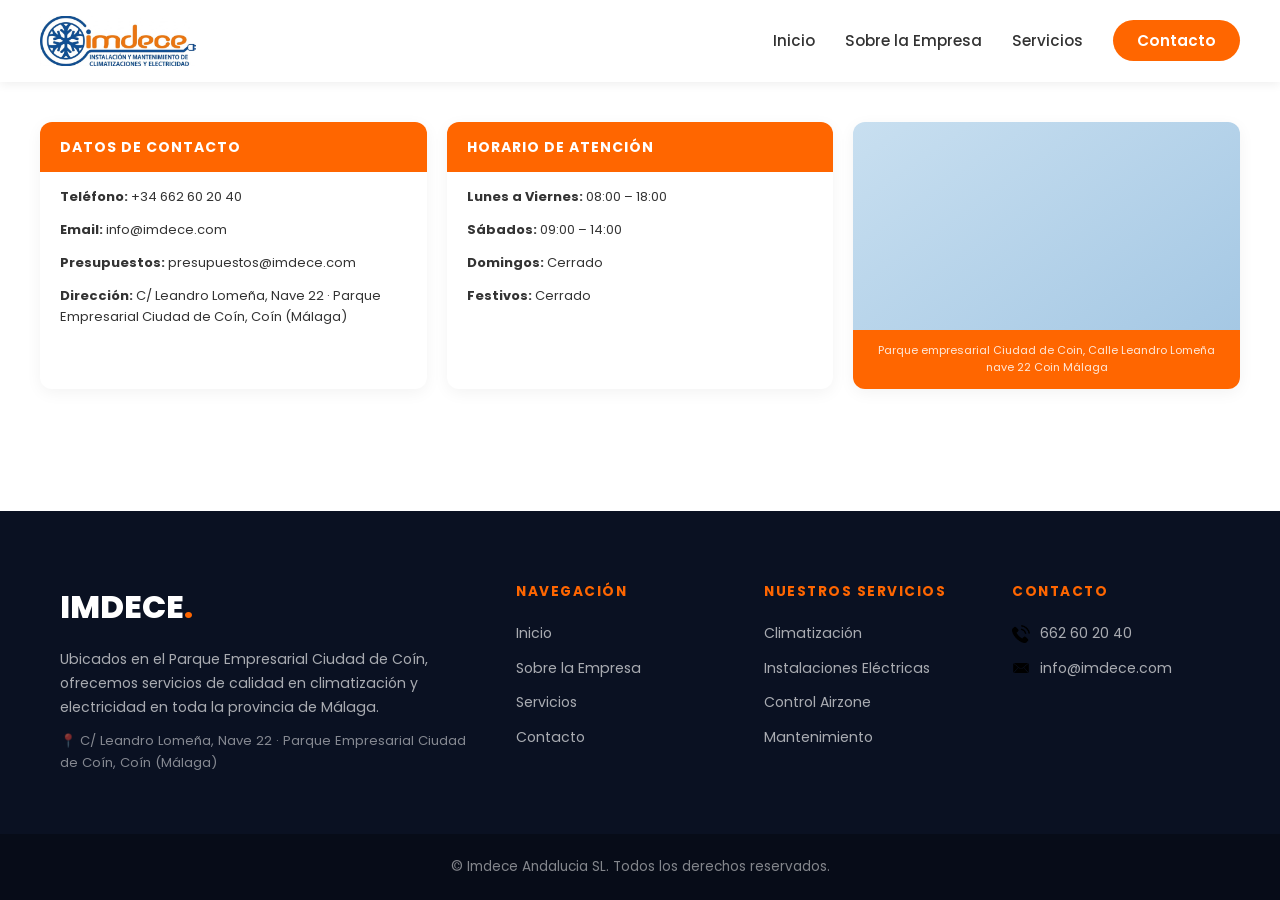
<file: pages/contacto.html>
<!DOCTYPE html>
<html lang="es">

<head>
    <meta charset="UTF-8">
    <meta name="viewport" content="width=device-width, initial-scale=1.0">
    <link rel="icon" href="../images/favicon.ico" type="icon">
    <link rel="apple-touch-icon" sizes="180x180" href="../images/apple-touch-icon.png">
    <link rel="icon" type="image/png" sizes="32x32" href="../images/favicon-32x32.png">
    <link rel="icon" type="image/png" sizes="16x16" href="../images/favicon-16x16.png">
    <link rel="manifest" href="../images/site.webmanifest">
    <title>IMDECE | Climatización, Electricidad y Fontanería en Málaga</title>
    <link rel="stylesheet" href="../styles.css">
    <link href="https://fonts.googleapis.com/css2?family=Poppins:wght@300;400;600;700&display=swap" rel="stylesheet">
</head>

<body>
    <header>
        <div class="logo">
            <a href="../index.html">
                <img src="../images/logo.png" alt="IMDECE Logo" class="img-logo">
            </a>
        </div>
        <nav>
            <ul class="lista">
                <li><a href="../index.html">Inicio</a></li>
                <li><a href="sobreEmpresa.html">Sobre la Empresa</a></li>
                <li><a href="servicios.html">Servicios</a></li>
                <li><a href="contacto.html" class="btn-contacto">Contacto</a></li>
            </ul>
        </nav>
    </header>

    <main>
        <!-- CONTENIDO PRINCIPAL DE CONTACTO -->
        <div class="contenedor-contacto">
            <!-- BARRA LATERAL INFORMACIÓN -->
            <div class="info-lateral">
                <!-- Datos de contacto -->
                <div class="bloque-info">
                    <div class="bloque-header">
                        <h3 class="bloque-titulo">Datos de contacto</h3>
                    </div>
                    <div class="bloque-contenido">
                        <p><strong>Teléfono:</strong> +34 662 60 20 40</p>
                        <p><strong>Email:</strong> info@imdece.com</p>
                        <p><strong>Presupuestos:</strong> presupuestos@imdece.com</p>

                        <p><strong>Dirección:</strong>  C/ Leandro Lomeña, Nave 22 · Parque Empresarial Ciudad de Coín, Coín
                    (Málaga)</p>


                    </div>
                </div>

                <!-- Horario de atención -->
                <div class="bloque-info">
                    <div class="bloque-header">
                        <h3 class="bloque-titulo">Horario de atención</h3>
                    </div>
                    <div class="bloque-contenido">
                        <p><strong>Lunes a Viernes:</strong> 08:00 – 18:00</p>
                        <p><strong>Sábados:</strong> 09:00 – 14:00</p>
                        <p><strong>Domingos:</strong> Cerrado</p>
                        <p><strong>Festivos:</strong> Cerrado</p>
                    </div>
                </div>

                <!-- Mapa simplificado -->
                <div class="bloque-mapa">
                    <div class="mapa-visual">
                        <iframe src="https://www.google.com/maps/embed?pb=!1m18!1m12!1m3!1d789.9377130106112!2d-4.734178803124643!3d36.66076831437607!2m3!1f0!2f0!3f0!3m2!1i1024!2i768!4f13.1!3m3!1m2!1s0xd72dd641b85c183%3A0xded146001c7c53b0!2zQy4gTGVhbmRybyBMb21lw7FhLCAyMiwgMjkxMDAsIE3DoWxhZ2E!5e0!3m2!1ses!2ses!4v1777551610149!5m2!1ses!2ses" ></iframe>
                    </div>
                    <div class="mapa-direccion">
                        Parque empresarial Ciudad de Coin, Calle Leandro Lomeña nave 22 Coin Málaga
                    </div>
                </div>
            </div>
        </div>
    </main>

    <footer>
        <div class="footer-contenedor">
            <div class="footer-columna">
                <h3 class="footer-logo">IMDECE<span class="punto-naranja">.</span></h3>
                <p>Ubicados en el Parque Empresarial Ciudad de Coín, ofrecemos servicios de calidad en climatización y
                    electricidad en toda la provincia de Málaga.</p>
                <p class="footer-direccion">📍 C/ Leandro Lomeña, Nave 22 · Parque Empresarial Ciudad de Coín, Coín
                    (Málaga)</p>
            </div>

            <div class="footer-columna">
                <h4>Navegación</h4>
                <ul>
                    <li><a href="../index.html">Inicio</a></li>
                    <li><a href="sobreEmpresa.html">Sobre la Empresa</a></li>
                    <li><a href="servicios.html">Servicios</a></li>
                    <li><a href="contacto.html">Contacto</a></li>
                </ul>
            </div>

            <div class="footer-columna">
                <h4>Nuestros Servicios</h4>
                <ul>
                    <li><a href="servicios.html">Climatización</a></li>
                    <li><a href="servicios.html">Instalaciones Eléctricas</a></li>
                    <li><a href="servicios.html">Control Airzone</a></li>
                    <li><a href="servicios.html">Mantenimiento</a></li>
                </ul>
            </div>

            <div class="footer-columna">
                <h4>Contacto</h4>
                <ul>
                    <li><a href="tel:+34662602040"><img src="../images\telefono.png" alt="icono teléfono"> 662 60 20 40</a>
                    </li>
                    <li><a href="https://mail.google.com/mail/?view=cm&fs=1&to=info@imdece.com" target="_blank"><img src="../images/correo.png" alt="icono correo">
                            info@imdece.com</a></li>
                   
                </ul>
            </div>
        </div>

        <div class="barra-copyright">
            <div class="footer-contenedor2">
                <p>&copy; <span id="anio-actual"></span> Imdece Andalucia SL. Todos los derechos reservados.</p>
            </div>
        </div>
    </footer>
</body>

</html>
</file>
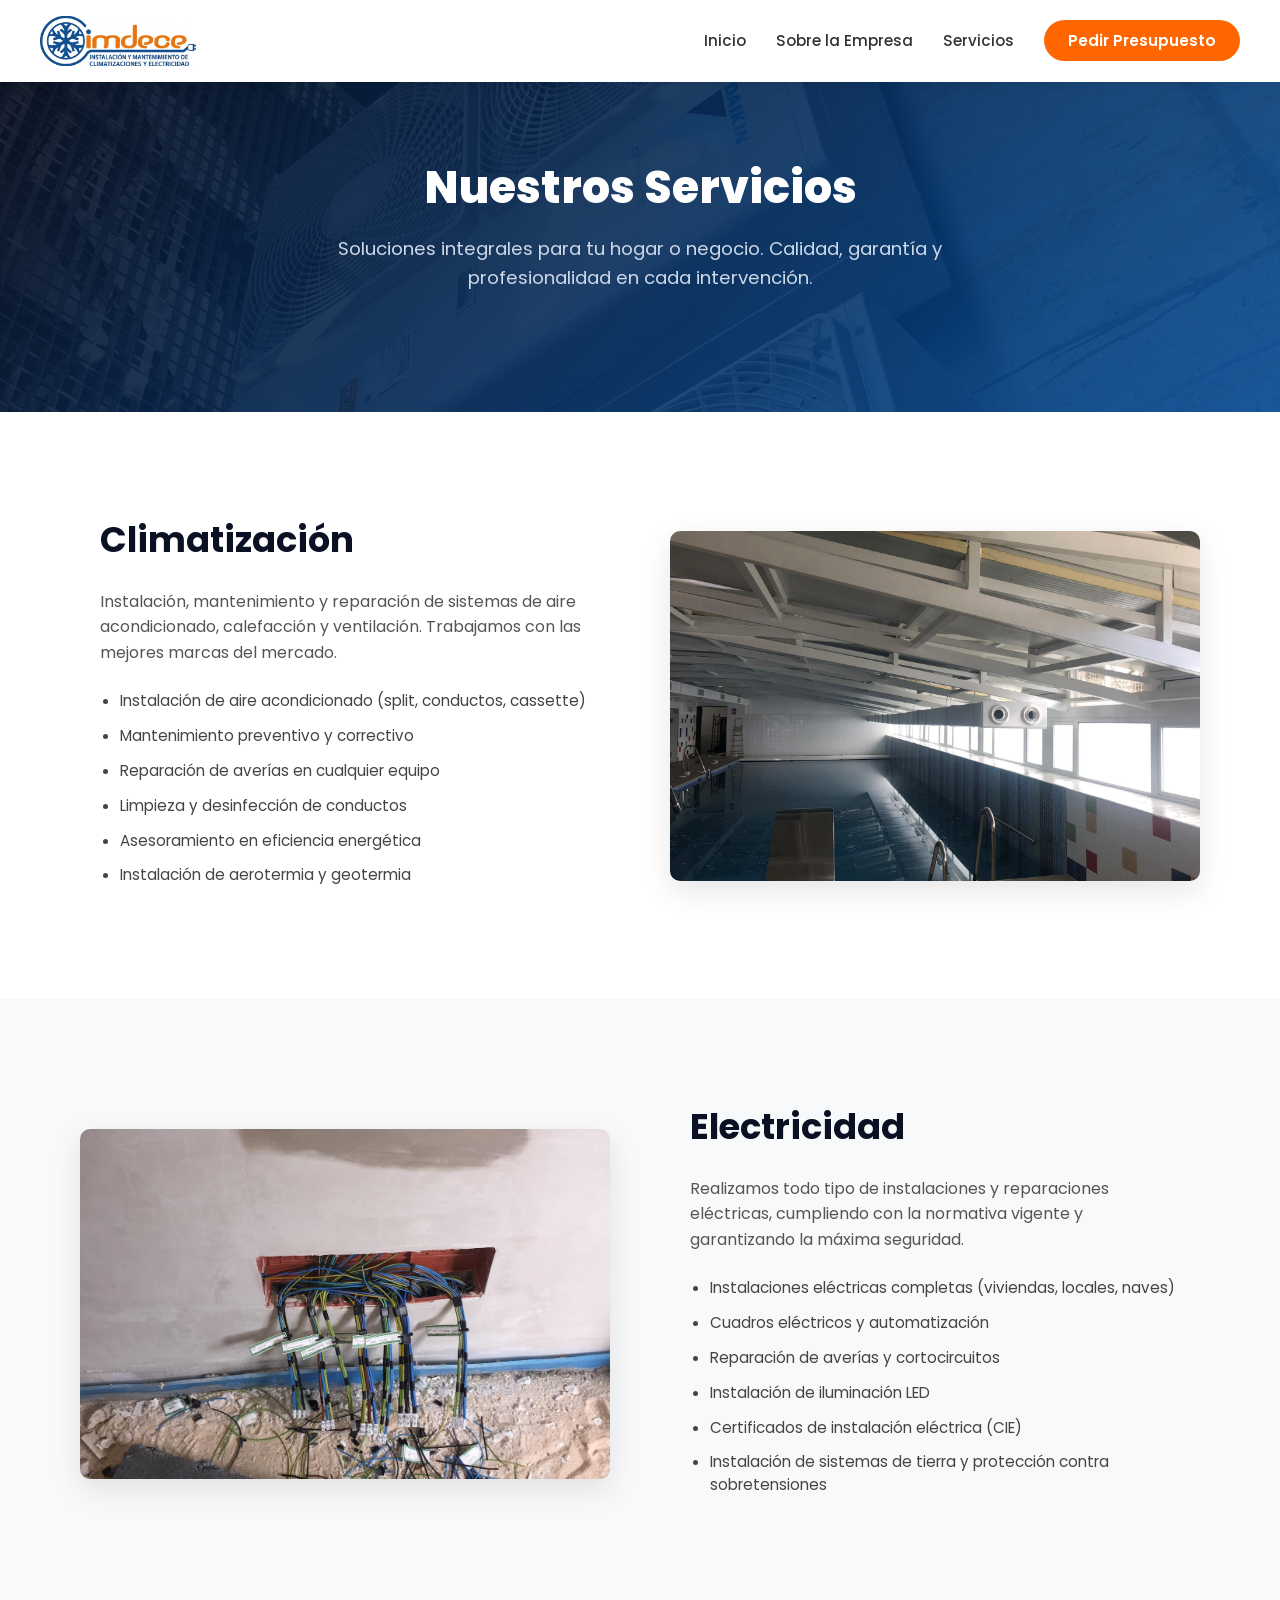
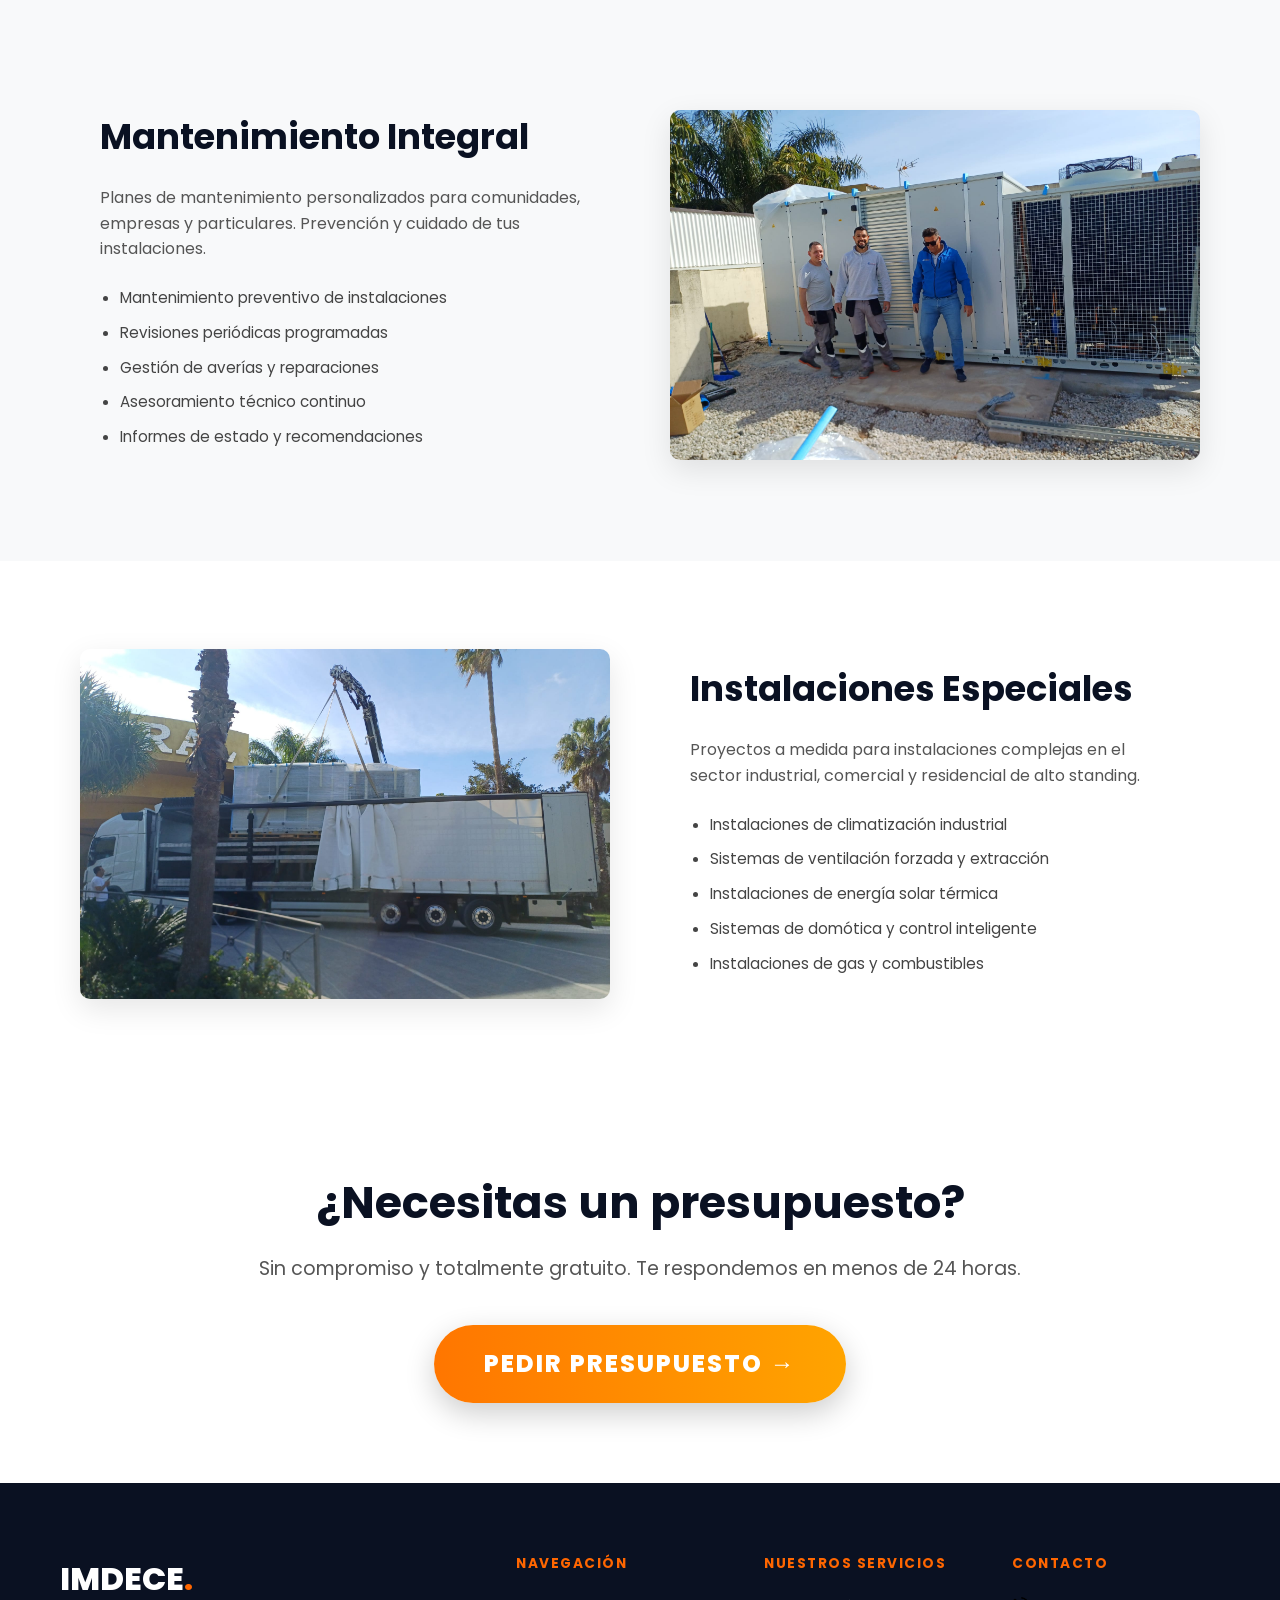
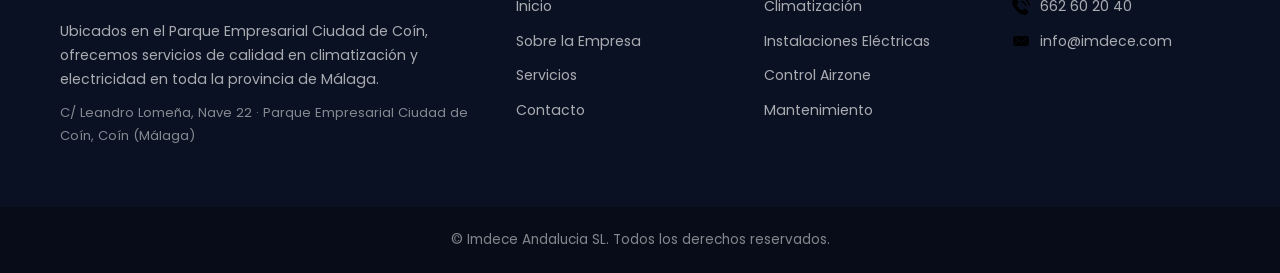
<file: pages/servicios.html>
<!DOCTYPE html>
<html lang="es">

<head>
    <meta charset="UTF-8">
    <meta name="viewport" content="width=device-width, initial-scale=1.0">
    <link rel="icon" href="../images/favicon.ico" type="icon">
    <link rel="apple-touch-icon" sizes="180x180" href="../images/apple-touch-icon.png">
    <link rel="icon" type="image/png" sizes="32x32" href="../images/favicon-32x32.png">
    <link rel="icon" type="image/png" sizes="16x16" href="../images/favicon-16x16.png">
    <link rel="manifest" href="../images/site.webmanifest">
    <title>IMDECE | Climatización, Electricidad y Fontanería en Málaga</title>
    <link rel="stylesheet" href="../styles.css">
    <link href="https://fonts.googleapis.com/css2?family=Poppins:wght@300;400;600;700&display=swap" rel="stylesheet">
</head>

<body>
    <header>
        <div class="logo">
            <a href="../index.html">
                <img src="../images/logo.png" alt="IMDECE Logo" class="img-logo">
            </a>
        </div>
        <nav>
            <ul class="lista">
                <li><a href="../index.html">Inicio</a></li>
                <li><a href="sobreEmpresa.html">Sobre la Empresa</a></li>
                <li><a href="servicios.html">Servicios</a></li>
                <li><a href="contacto.html" class="btn-contacto">Pedir Presupuesto</a></li>
            </ul>
        </nav>
    </header>

    <main>
        <!-- PORTADA DE SERVICIOS -->
        <div class="portada-interna">
            <div class="contenedor">
                <div class="contenido-portada">
                    <h1>Nuestros Servicios</h1>
                    <p>Soluciones integrales para tu hogar o negocio. Calidad, garantía y profesionalidad en cada
                        intervención.</p>
                </div>
            </div>
        </div>

        <!-- SERVICIO 1: CLIMATIZACIÓN (texto izquierda, imagen derecha) -->
        <div class="servicio-zigzag">
            <div class="contenedor">
                <div class="servicio-contenido">
                    <div class="servicio-texto">
                        <h2 class="servicio-titulo">Climatización</h2>
                        <p class="servicio-descripcion">Instalación, mantenimiento y reparación de sistemas de aire
                            acondicionado, calefacción y ventilación. Trabajamos con las mejores marcas del mercado.</p>
                        <ul class="servicio-lista">
                            <li>Instalación de aire acondicionado (split, conductos, cassette)</li>
                            <li>Mantenimiento preventivo y correctivo</li>
                            <li>Reparación de averías en cualquier equipo</li>
                            <li>Limpieza y desinfección de conductos</li>
                            <li>Asesoramiento en eficiencia energética</li>
                            <li>Instalación de aerotermia y geotermia</li>
                        </ul>
                    </div>
                    <div class="servicio-imagen">
                        <div class="imagen-placeholder climatizacion-img">
                            <img src="../images/proyecto piscina climatizada .jpeg" alt="proyecto piscina climatizada">
                        </div>
                    </div>
                </div>
            </div>
        </div>

        <!-- SERVICIO 2: ELECTRICIDAD (imagen izquierda, texto derecha) -->
        <div class="servicio-zigzag alterno">
            <div class="contenedor">
                <div class="servicio-contenido">
                    <div class="servicio-imagen">
                        <div class="imagen-placeholder electricidad-img">
                            <img src="../images/instalacion electrica .jpeg" alt="instalacion electrica">
                        </div>
                    </div>
                    <div class="servicio-texto">
                        <h2 class="servicio-titulo">Electricidad</h2>
                        <p class="servicio-descripcion">Realizamos todo tipo de instalaciones y reparaciones eléctricas,
                            cumpliendo con la normativa vigente y garantizando la máxima seguridad.</p>
                        <ul class="servicio-lista">
                            <li>Instalaciones eléctricas completas (viviendas, locales, naves)</li>
                            <li>Cuadros eléctricos y automatización</li>
                            <li>Reparación de averías y cortocircuitos</li>
                            <li>Instalación de iluminación LED</li>
                            <li>Certificados de instalación eléctrica (CIE)</li>
                            <li>Instalación de sistemas de tierra y protección contra sobretensiones</li>
                        </ul>
                    </div>
                </div>
            </div>
        </div>

        <!-- SERVICIO 3: MANTENIMIENTO INTEGRAL (imagen izquierda, texto derecha) -->
        <div class="servicio-zigzag alterno">
            <div class="contenedor">
                <div class="servicio-contenido">
                    <div class="servicio-texto">
                        <h2 class="servicio-titulo">Mantenimiento Integral</h2>
                        <p class="servicio-descripcion">Planes de mantenimiento personalizados para comunidades,
                            empresas y particulares. Prevención y cuidado de tus instalaciones.</p>
                        <ul class="servicio-lista">
                            <li>Mantenimiento preventivo de instalaciones</li>
                            <li>Revisiones periódicas programadas</li>
                            <li>Gestión de averías y reparaciones</li>
                            <li>Asesoramiento técnico continuo</li>
                            <li>Informes de estado y recomendaciones</li>
                        </ul>
                    </div>
                    <div class="servicio-imagen">
                        <div class="imagen-placeholder mantenimiento-img">
                            <img src="../images/WhatsApp Image 2026-04-27 at 12.54.56.jpeg" alt="">
                        </div>
                    </div>
                </div>
            </div>
        </div>

        <!-- SERVICIO 4: INSTALACIONES ESPECIALES (texto izquierda, imagen derecha) -->
        <div class="servicio-zigzag">
            <div class="contenedor">
                <div class="servicio-contenido">
                    <div class="servicio-imagen">
                        <div class="imagen-placeholder especiales-img">
                            <img src="../images/WhatsApp Image 2026-04-27 at 12.54.56 (1).jpeg" alt="">
                        </div>
                    </div>
                    <div class="servicio-texto">
                        <h2 class="servicio-titulo">Instalaciones Especiales</h2>
                        <p class="servicio-descripcion">Proyectos a medida para instalaciones complejas en el sector
                            industrial, comercial y residencial de alto standing.</p>
                        <ul class="servicio-lista">
                            <li>Instalaciones de climatización industrial</li>
                            <li>Sistemas de ventilación forzada y extracción</li>
                            <li>Instalaciones de energía solar térmica</li>
                            <li>Sistemas de domótica y control inteligente</li>
                            <li>Instalaciones de gas y combustibles</li>
                        </ul>
                    </div>
                </div>
            </div>
        </div>

        <!-- BOTÓN ENORME DE PEDIR PRESUPUESTO -->
        <div class="boton-presupuesto-enorme">
            <div class="contenedor">
                <div class="presupuesto-contenido">
                    <h2>¿Necesitas un presupuesto?</h2>
                    <p>Sin compromiso y totalmente gratuito. Te respondemos en menos de 24 horas.</p>
                    <a href="contacto.html" class="boton-presupuesto-gigante">PEDIR PRESUPUESTO →</a>
                </div>
            </div>
        </div>
    </main>

    <footer>
        <div class="footer-contenedor">
            <div class="footer-columna">
                <h3 class="footer-logo">IMDECE<span class="punto-naranja">.</span></h3>
                <p>Ubicados en el Parque Empresarial Ciudad de Coín, ofrecemos servicios de calidad en climatización y
                    electricidad en toda la provincia de Málaga.</p>
                <p class="footer-direccion">C/ Leandro Lomeña, Nave 22 · Parque Empresarial Ciudad de Coín, Coín
                    (Málaga)</p>
            </div>

            <div class="footer-columna">
                <h4>Navegación</h4>
                <ul>
                    <li><a href="../index.html">Inicio</a></li>
                    <li><a href="sobreEmpresa.html">Sobre la Empresa</a></li>
                    <li><a href="servicios.html">Servicios</a></li>
                    <li><a href="contacto.html">Contacto</a></li>
                </ul>
            </div>

            <div class="footer-columna">
                <h4>Nuestros Servicios</h4>
                <ul>
                    <li><a href="servicios.html">Climatización</a></li>
                    <li><a href="servicios.html">Instalaciones Eléctricas</a></li>
                    <li><a href="servicios.html">Control Airzone</a></li>
                    <li><a href="servicios.html">Mantenimiento</a></li>
                </ul>
            </div>

            <div class="footer-columna">
                <h4>Contacto</h4>
                <ul>
                    <li><a href="tel:+34662602040"><img src="../images/telefono.png" alt="icono teléfono"> 662 60 20
                            40</a>
                    </li>
                    <li><a href="mailto:info@imdece.com"><img src="../images/correo.png" alt="icono correo">
                            info@imdece.com</a></li>
                </ul>
            </div>
        </div>

        <div class="barra-copyright">
            <div class="footer-contenedor2">
                <p>&copy; <span id="anio-actual"></span> Imdece Andalucia SL. Todos los derechos reservados.</p>
            </div>
        </div>
    </footer>
</body>

</html>
</file>
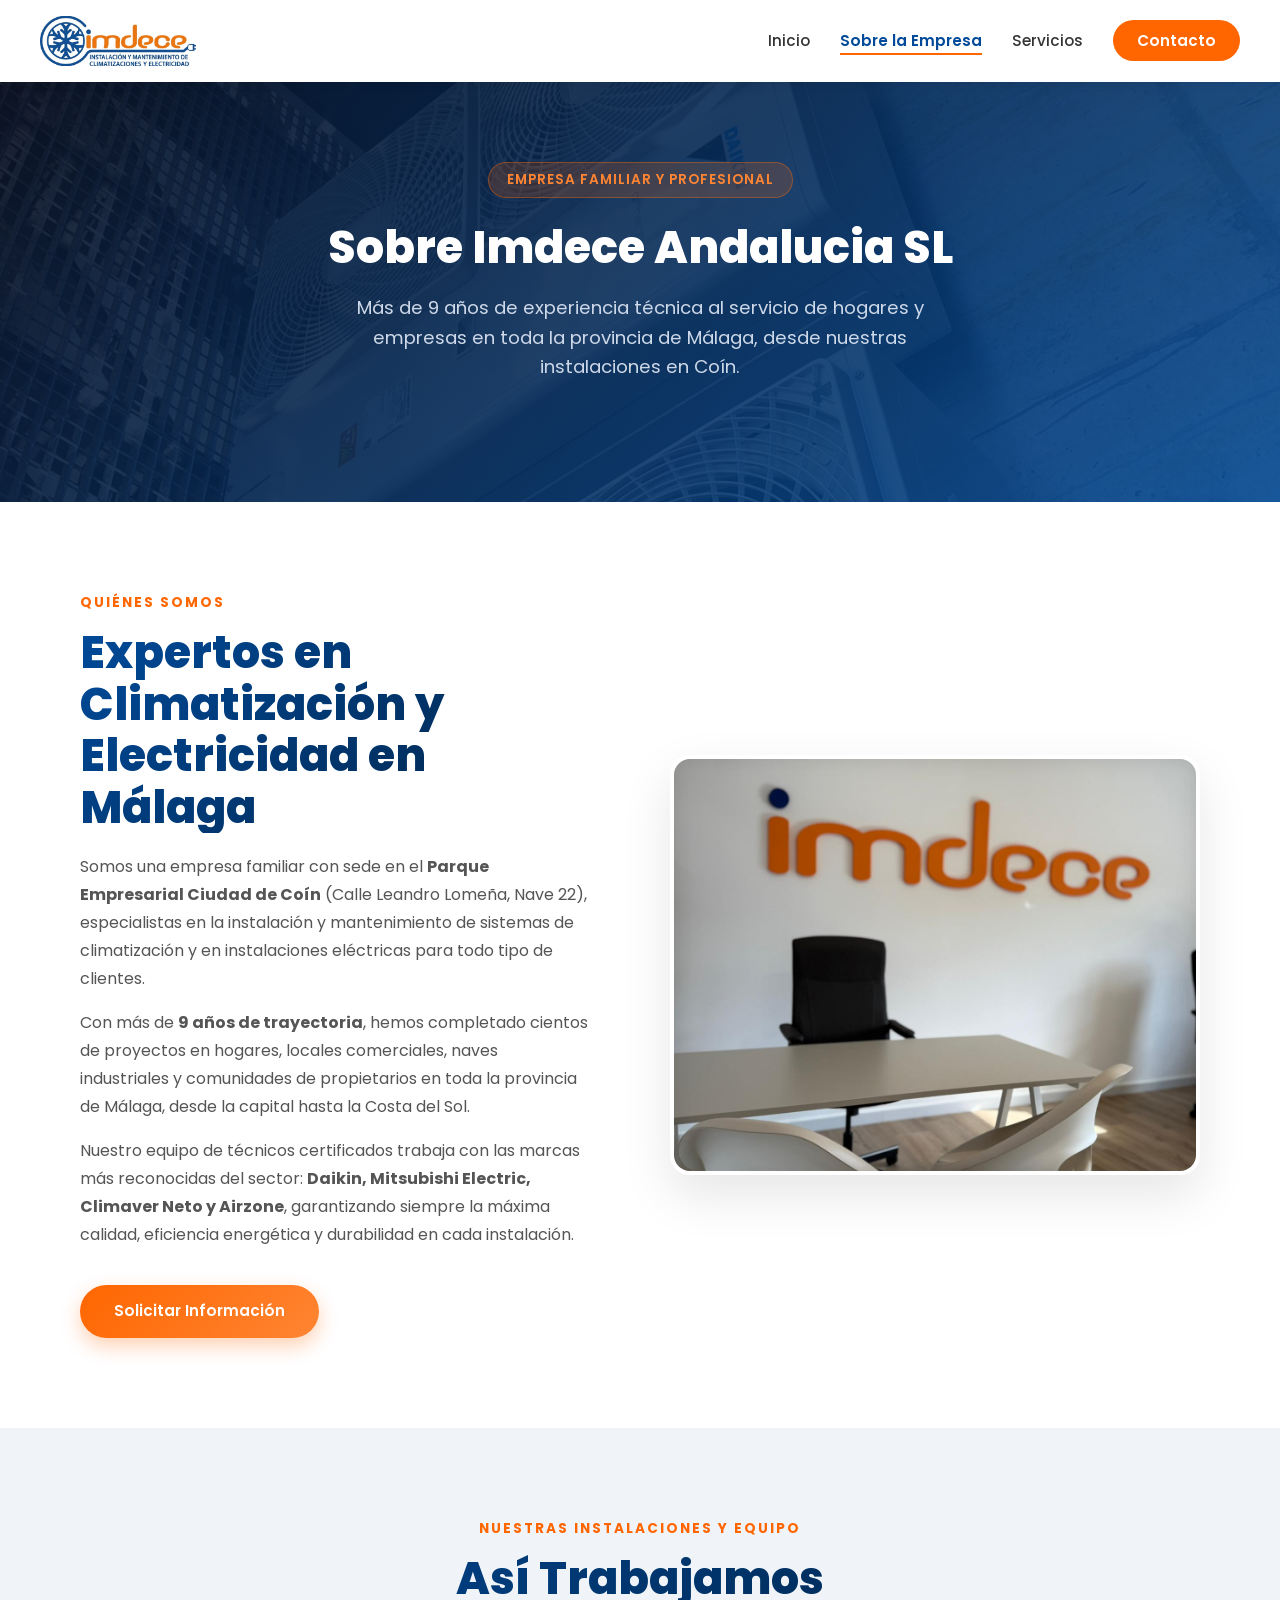
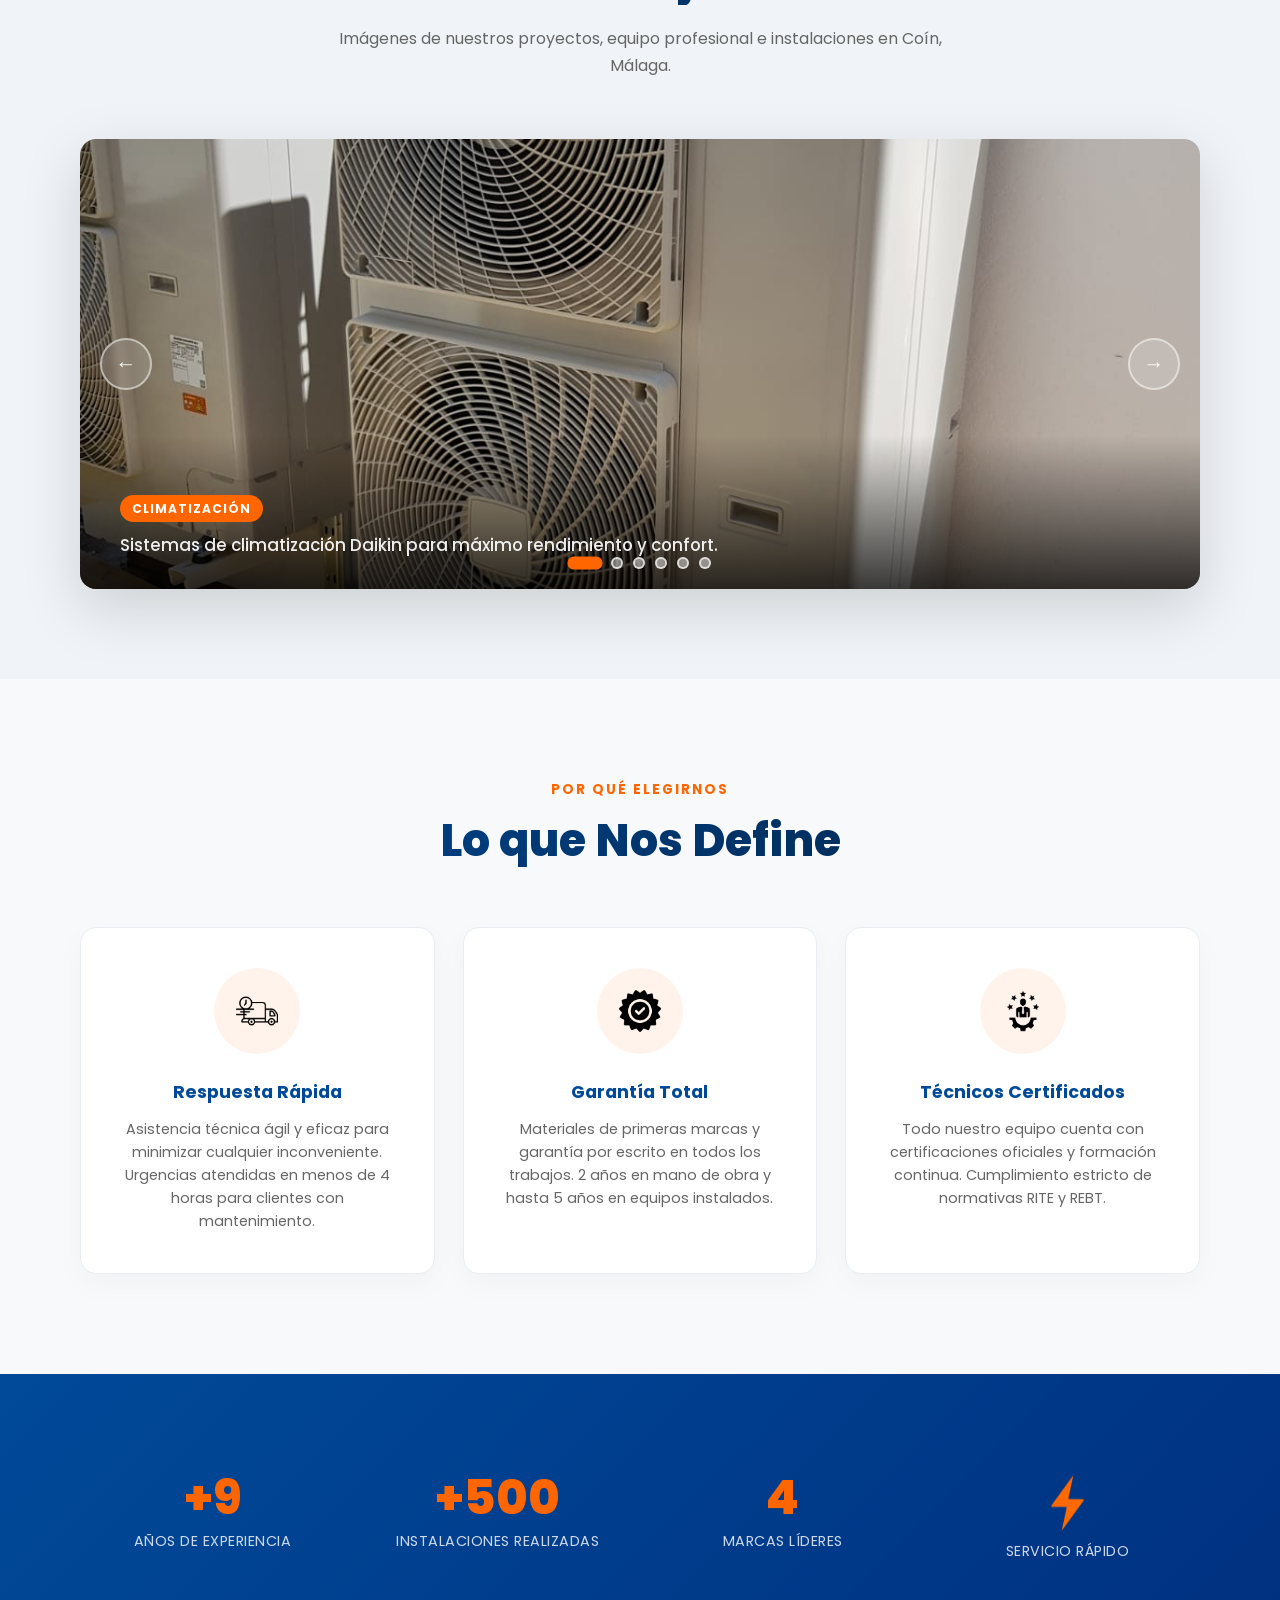
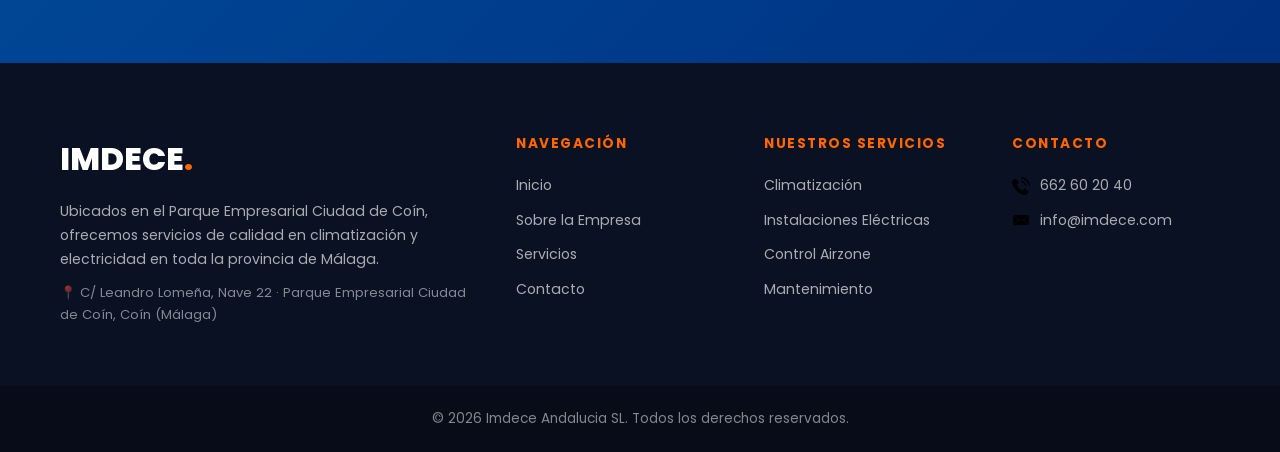
<file: pages/sobreEmpresa.html>
<!DOCTYPE html>
<html lang="es">

<head>
    <meta charset="UTF-8">
    <meta name="viewport" content="width=device-width, initial-scale=1.0">
    <meta name="description"
        content="Conoce IMDECE – Empresa familiar con más de 9 años de experiencia en climatización y electricidad en Coín, Málaga. Nuestro equipo, valores y compromiso contigo.">
    <link rel="icon" href="../images/favicon.ico?v=2" type="image/x-icon">
    <link rel="apple-touch-icon" sizes="180x180" href="../images/apple-touch-icon.png?v=2">
    <link rel="icon" type="image/png" sizes="32x32" href="../images/favicon-32x32.png?v=2">
    <link rel="icon" type="image/png" sizes="16x16" href="../images/favicon-16x16.png?v=2">
    <title>Sobre la Empresa | IMDECE – Climatización y Electricidad Málaga</title>

    <link rel="stylesheet" href="../styles.css">
    <link href="https://fonts.googleapis.com/css2?family=Poppins:wght@300;400;600;700;800&display=swap"
        rel="stylesheet">
</head>

<body>
    <header>
        <div class="logo">
            <a href="../index.html">
                <img src="../images/logo.png" alt="Logo IMDECE" class="img-logo">
            </a>
        </div>
        <div class="btn-menu" id="menu-movil">&#9776;</div>

        <nav>
            <ul class="lista">
                <li><a href="../index.html">Inicio</a></li>
                <li><a href="sobreEmpresa.html" class="activo">Sobre la Empresa</a></li>
                <li><a href="servicios.html">Servicios</a></li>
                <li><a href="contacto.html" class="btn-contacto">Contacto</a></li>
            </ul>
        </nav>
    </header>

    <main>
        <div class="portada-interna">
            <div class="contenedor">
                <div class="contenido-portada">
                    <span class="etiqueta-hero">Empresa familiar y profesional</span>
                    <h1>Sobre Imdece Andalucia SL</h1>
                    <p>Más de 9 años de experiencia técnica al servicio de hogares y empresas en toda la provincia de
                        Málaga, desde nuestras instalaciones en Coín.</p>
                </div>
            </div>
        </div>
        <div class="informacion-empresa animacion-aparecer">
            <div class="contenedor">
                <div class="contenedor-cuadro-informacion">
                    <div class="texto-informacion" id="caja-estilos">
                        <span class="etiqueta-seccion">Quiénes Somos</span>
                        <h2 id="textoCambiarContenido" class="titulo-seccion">Expertos en Climatización y Electricidad
                            en Málaga</h2>
                        <p>Somos una empresa familiar con sede en el <strong>Parque Empresarial Ciudad de Coín</strong>
                            (Calle Leandro Lomeña, Nave 22), especialistas en la instalación y mantenimiento de sistemas
                            de climatización y en instalaciones eléctricas para todo tipo de clientes.</p>
                        <p>Con más de <strong>9 años de trayectoria</strong>, hemos completado cientos de proyectos en
                            hogares, locales comerciales, naves industriales y comunidades de propietarios en toda la
                            provincia de Málaga, desde la capital hasta la Costa del Sol.</p>
                        <p>Nuestro equipo de técnicos certificados trabaja con las marcas más reconocidas del sector:
                            <strong>Daikin, Mitsubishi Electric, Climaver Neto y Airzone</strong>, garantizando siempre
                            la máxima calidad, eficiencia energética y durabilidad en cada instalación.
                        </p>
                        <a href="contacto.html" class="boton-principal"
                            style="display:inline-block; margin-top:20px;">Solicitar Información</a>
                    </div>
                    <div id="btnCambiarEstilos" class="imagen-informacion">
                        <div class="espacio-imagen" id="botonCambiarAtributo">
                            <img id="imagen-cambiar" src="../images/oficina Imdece.jpeg" alt="Oficina y equipo IMDECE">
                        </div>
                    </div>
                </div>
            </div>
        </div>
        <div class="seccion-carrusel">
            <div class="contenedor">
                <div class="cabecera-seccion">
                    <span class="etiqueta-seccion">Nuestras Instalaciones y Equipo</span>
                    <h2 class="titulo-seccion-centro">Así Trabajamos</h2>
                    <p class="subtitulo-seccion">Imágenes de nuestros proyectos, equipo profesional e instalaciones en
                        Coín, Málaga.</p>
                </div>

                <div class="carrusel-wrapper" id="carrusel-empresa">
                    <div class="carrusel-diapositivas" id="carrusel-diapositivas">
                        <div class="carrusel-diapositiva diapositiva-activa">
                            <img src="../images/instalacion daikin 3.jpeg"
                                alt="Instalación de climatización Daikin – IMDECE">
                            <div class="carrusel-caption">
                                <span class="cap-tipo">Climatización</span>
                                <p>Sistemas de climatización Daikin para máximo rendimiento y confort.</p>
                            </div>
                        </div>
                        <div class="carrusel-diapositiva">
                            <img src="../images/instalacion electrica .jpeg" alt="Instalación eléctrica – IMDECE">
                            <div class="carrusel-caption">
                                <span class="cap-tipo">Electricidad</span>
                                <p>Instalaciones eléctricas seguras y homologadas en todo tipo de proyectos.</p>
                            </div>
                        </div>
                        <div class="carrusel-diapositiva">
                            <img src="../images/conducto ventilacion .jpeg" alt="Conductos de ventilación – IMDECE">
                            <div class="carrusel-caption">
                                <span class="cap-tipo">Conductos</span>
                                <p>Red de conductos de ventilación y extracción instalados con precisión.</p>
                            </div>
                        </div>
                        <div class="carrusel-diapositiva">
                            <img src="../images/domotica imdece.jpeg" alt="Instalación de domótica – IMDECE">
                            <div class="carrusel-caption">
                                <span class="cap-tipo">Domótica</span>
                                <p>Control inteligente de tu hogar o empresa con las últimas tecnologías.</p>
                            </div>
                        </div>
                        <div class="carrusel-diapositiva">
                            <img src="../images/proyecto piscina climatizada .jpeg" alt="Piscina climatizada – IMDECE">
                            <div class="carrusel-caption">
                                <span class="cap-tipo">Proyectos Especiales</span>
                                <p>Climatización eficiente de piscinas y proyectos a medida.</p>
                            </div>
                        </div>
                        <div class="carrusel-diapositiva">
                            <img src="../images/instalacion .jpeg" alt="Instalaciones generales – IMDECE">
                            <div class="carrusel-caption">
                                <span class="cap-tipo">Mantenimiento</span>
                                <p>Servicio técnico y mantenimiento preventivo para alargar la vida de sus equipos.</p>
                            </div>
                        </div>
                    </div>
                    <button class="carrusel-btn carrusel-anterior" id="carrusel-anterior"
                        aria-label="Imagen anterior">&#8592;</button>
                    <button class="carrusel-btn carrusel-siguiente" id="carrusel-siguiente"
                        aria-label="Imagen siguiente">&#8594;</button>
                    <div class="carrusel-indicadores" id="carrusel-indicadores">
                        <button class="carrusel-punto punto-activo" data-indice="0" aria-label="Ir a imagen 1"></button>
                        <button class="carrusel-punto" data-indice="1" aria-label="Ir a imagen 2"></button>
                        <button class="carrusel-punto" data-indice="2" aria-label="Ir a imagen 3"></button>
                        <button class="carrusel-punto" data-indice="3" aria-label="Ir a imagen 4"></button>
                        <button class="carrusel-punto" data-indice="4" aria-label="Ir a imagen 5"></button>
                        <button class="carrusel-punto" data-indice="5" aria-label="Ir a imagen 6"></button>
                    </div>
                </div>
            </div>
        </div>


        <div class="seccion-valores">
            <div class="contenedor">
                <div class="cabecera-seccion">
                    <span class="etiqueta-seccion">Por qué elegirnos</span>
                    <h2 class="titulo-seccion">Lo que Nos Define</h2>
                </div>
                <div class="cuadro-valores">
                    <div id="btnAnimar1" class="tarjeta-valor animacion-aparecer">
                        <div class="icono-valor">
                            <img id="cuadroAnimar" src="../images/entrega-rapida.png" alt="Icono Rapidez">
                        </div>
                        <h3>Respuesta Rápida</h3>
                        <p>Asistencia técnica ágil y eficaz para minimizar cualquier inconveniente. Urgencias atendidas
                            en menos de 4 horas para clientes con mantenimiento.</p>
                    </div>

                    <div class="tarjeta-valor animacion-aparecer">
                        <div class="icono-valor">
                            <img src="../images/garantia.png" alt="Icono Garantía">
                        </div>
                        <h3>Garantía Total</h3>
                        <p>Materiales de primeras marcas y garantía por escrito en todos los trabajos. 2 años en mano de
                            obra y hasta 5 años en equipos instalados.</p>
                    </div>

                    <div class="tarjeta-valor animacion-aparecer">
                        <div class="icono-valor">
                            <img src="../images/profesionalismo.png" alt="Icono Profesionalidad">
                        </div>
                        <h3>Técnicos Certificados</h3>
                        <p>Todo nuestro equipo cuenta con certificaciones oficiales y formación continua. Cumplimiento
                            estricto de normativas RITE y REBT.</p>
                    </div>
                </div>
            </div>
        </div>
        <div class="seccion-cifras">
            <div class="contenedor">
                <div class="cifras-grid">
                    <div class="cifra-item">
                        <span class="cifra-numero">+9</span>
                        <span class="cifra-label">Años de Experiencia</span>
                    </div>
                    <div class="cifra-item">
                        <span class="cifra-numero">+500</span>
                        <span class="cifra-label">Instalaciones Realizadas</span>
                    </div>
                    <div class="cifra-item">
                        <span class="cifra-numero">4</span>
                        <span class="cifra-label">Marcas Líderes</span>
                    </div>
                    <div class="cifra-item">
                        <span class="cifra-numero"><img src="../images/rayo.png" alt="rápido"></span>
                        <span class="cifra-label">Servicio Rápido</span>
                    </div>
                </div>
            </div>
        </div>

    </main>

    <footer>
        <div class="footer-contenedor">
            <div class="footer-columna">
                <h3 class="footer-logo">IMDECE<span class="punto-naranja">.</span></h3>
                <p>Ubicados en el Parque Empresarial Ciudad de Coín, ofrecemos servicios de calidad en climatización y
                    electricidad en toda la provincia de Málaga.</p>
                <p class="footer-direccion">📍 C/ Leandro Lomeña, Nave 22 · Parque Empresarial Ciudad de Coín, Coín
                    (Málaga)</p>
            </div>

            <div class="footer-columna">
                <h4>Navegación</h4>
                <ul>
                    <li><a href="../index.html">Inicio</a></li>
                    <li><a href="sobreEmpresa.html">Sobre la Empresa</a></li>
                    <li><a href="servicios.html">Servicios</a></li>
                    <li><a href="contacto.html">Contacto</a></li>
                </ul>
            </div>

            <div class="footer-columna">
                <h4>Nuestros Servicios</h4>
                <ul>
                    <li><a href="servicios.html">Climatización</a></li>
                    <li><a href="servicios.html">Instalaciones Eléctricas</a></li>
                    <li><a href="servicios.html">Control Airzone</a></li>
                    <li><a href="servicios.html">Mantenimiento</a></li>
                </ul>
            </div>

            <div class="footer-columna">
                <h4>Contacto</h4>
                <ul>
                    <li><a href="tel:+34662602040"><img src="../images/telefono.png" alt="icono teléfono"> 662 60 20
                            40</a>
                    </li>
                    <li><a href="https://mail.google.com/mail/?view=cm&fs=1&to=info@imdece.com" target="_blank"><img src="../images/correo.png" alt="icono correo">
                            info@imdece.com</a></li>
                </ul>
            </div>
        </div>

        <div class="barra-copyright">
            <div class="footer-contenedor2">
                <p>&copy; <span id="anio-actual"></span> Imdece Andalucia SL. Todos los derechos reservados.</p>
            </div>
        </div>
    </footer>




    <script src="../js/javascript.js"></script>
</body>

</html>
</file>
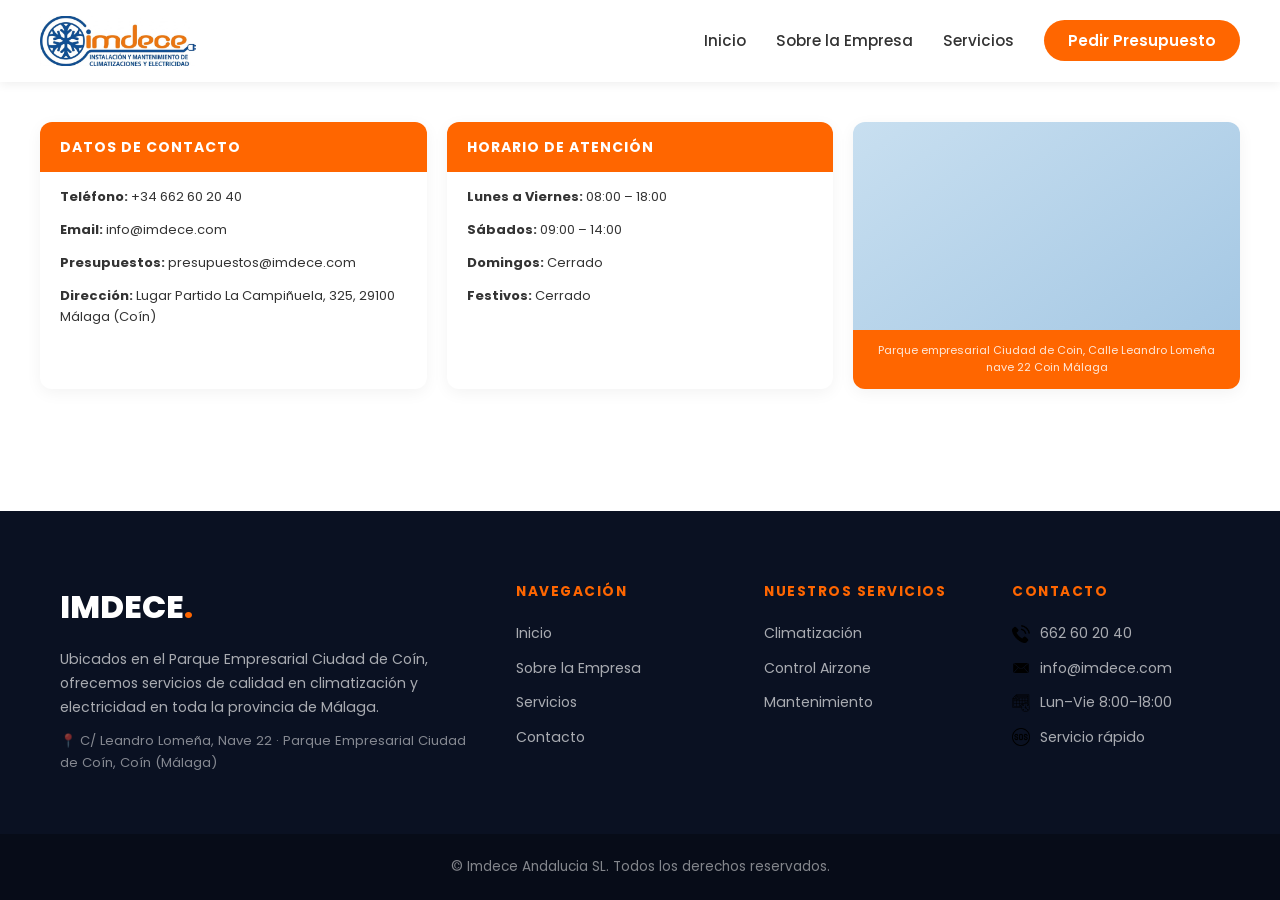
<file: Ampliacion/pages/contacto.html>
<!DOCTYPE html>
<html lang="es">

<head>
    <meta charset="UTF-8">
    <meta name="viewport" content="width=device-width, initial-scale=1.0">
    <link rel="icon" href="../images/favicon.ico" type="icon">
    <link rel="apple-touch-icon" sizes="180x180" href="../images/apple-touch-icon.png">
    <link rel="icon" type="image/png" sizes="32x32" href="../images/favicon-32x32.png">
    <link rel="icon" type="image/png" sizes="16x16" href="../images/favicon-16x16.png">
    <link rel="manifest" href="../images/site.webmanifest">
    <title>IMDECE | Climatización, Electricidad y Fontanería en Málaga</title>
    <link rel="stylesheet" href="../styles.css">
    <link href="https://fonts.googleapis.com/css2?family=Poppins:wght@300;400;600;700&display=swap" rel="stylesheet">
</head>

<body>
    <header>
        <div class="logo">
            <a href="../index.html">
                <img src="../images/logo.png" alt="IMDECE Logo" class="img-logo">
            </a>
        </div>
        <nav>
            <ul class="lista">
                <li><a href="../index.html">Inicio</a></li>
                <li><a href="sobreEmpresa.html">Sobre la Empresa</a></li>
                <li><a href="servicios.html">Servicios</a></li>
                <li><a href="contacto.html" class="btn-contacto">Pedir Presupuesto</a></li>
            </ul>
        </nav>
    </header>

    <main>
        <!-- CONTENIDO PRINCIPAL DE CONTACTO -->
        <div class="contenedor-contacto">
            <!-- BARRA LATERAL INFORMACIÓN -->
            <div class="info-lateral">
                <!-- Datos de contacto -->
                <div class="bloque-info">
                    <div class="bloque-header">
                        <h3 class="bloque-titulo">Datos de contacto</h3>
                    </div>
                    <div class="bloque-contenido">
                        <p><strong>Teléfono:</strong> +34 662 60 20 40</p>
                        <p><strong>Email:</strong> info@imdece.com</p>
                        <p><strong>Presupuestos:</strong> presupuestos@imdece.com</p>
                        <p><strong>Dirección:</strong> Lugar Partido La Campiñuela, 325, 29100 Málaga (Coín)</p>
                    </div>
                </div>

                <!-- Horario de atención -->
                <div class="bloque-info">
                    <div class="bloque-header">
                        <h3 class="bloque-titulo">Horario de atención</h3>
                    </div>
                    <div class="bloque-contenido">
                        <p><strong>Lunes a Viernes:</strong> 08:00 – 18:00</p>
                        <p><strong>Sábados:</strong> 09:00 – 14:00</p>
                        <p><strong>Domingos:</strong> Cerrado</p>
                        <p><strong>Festivos:</strong> Cerrado</p>
                    </div>
                </div>

                <!-- Mapa simplificado -->
                <div class="bloque-mapa">
                    <div class="mapa-visual">
                        <iframe src="https://www.google.com/maps/embed?pb=!1m18!1m12!1m3!1d789.9377130106112!2d-4.734178803124643!3d36.66076831437607!2m3!1f0!2f0!3f0!3m2!1i1024!2i768!4f13.1!3m3!1m2!1s0xd72dd641b85c183%3A0xded146001c7c53b0!2zQy4gTGVhbmRybyBMb21lw7FhLCAyMiwgMjkxMDAsIE3DoWxhZ2E!5e0!3m2!1ses!2ses!4v1777551610149!5m2!1ses!2ses" ></iframe>
                    </div>
                    <div class="mapa-direccion">
                        Parque empresarial Ciudad de Coin, Calle Leandro Lomeña nave 22 Coin Málaga
                    </div>
                </div>
            </div>
        </div>
    </main>

    <footer>
        <div class="footer-contenedor">
            <div class="footer-columna">
                <h3 class="footer-logo">IMDECE<span class="punto-naranja">.</span></h3>
                <p>Ubicados en el Parque Empresarial Ciudad de Coín, ofrecemos servicios de calidad en climatización y
                    electricidad en toda la provincia de Málaga.</p>
                <p class="footer-direccion">📍 C/ Leandro Lomeña, Nave 22 · Parque Empresarial Ciudad de Coín, Coín
                    (Málaga)</p>
            </div>

            <div class="footer-columna">
                <h4>Navegación</h4>
                <ul>
                    <li><a href="index.html">Inicio</a></li>
                    <li><a href="pages/sobreEmpresa.html">Sobre la Empresa</a></li>
                    <li><a href="pages/servicios.html">Servicios</a></li>
                    <li><a href="pages/contacto.html">Contacto</a></li>
                </ul>
            </div>

            <div class="footer-columna">
                <h4>Nuestros Servicios</h4>
                <ul>
                    <li><a href="servicios.html">Climatización</a></li>
                    <li><a href="servicios.html>Instalaciones Eléctricas</a></li>
                    <li><a href="servicios.html">Control Airzone</a></li>
                    <li><a href="servicios.html">Mantenimiento</a></li>
                </ul>
            </div>

            <div class="footer-columna">
                <h4>Contacto</h4>
                <ul>
                    <li><a href="tel:+34662602040"><img src="../images\telefono.png" alt="icono teléfono"> 662 60 20 40</a>
                    </li>
                    <li><a href="mailto:info@imdece.com"><img src="../images\correo.png" alt="icono correo">
                            info@imdece.com</a></li>
                    <li><img src="../images\calendario.png" alt="icono horario"> Lun–Vie 8:00–18:00</li>
                    <li><img src="../images\sos.png" alt="icono urgencia"> Servicio rápido</li>
                </ul>
            </div>
        </div>

        <div class="barra-copyright">
            <div class="footer-contenedor2">
                <p>&copy; <span id="anio-actual"></span> Imdece Andalucia SL. Todos los derechos reservados.</p>
            </div>
        </div>
    </footer>
</body>

</html>
</file>
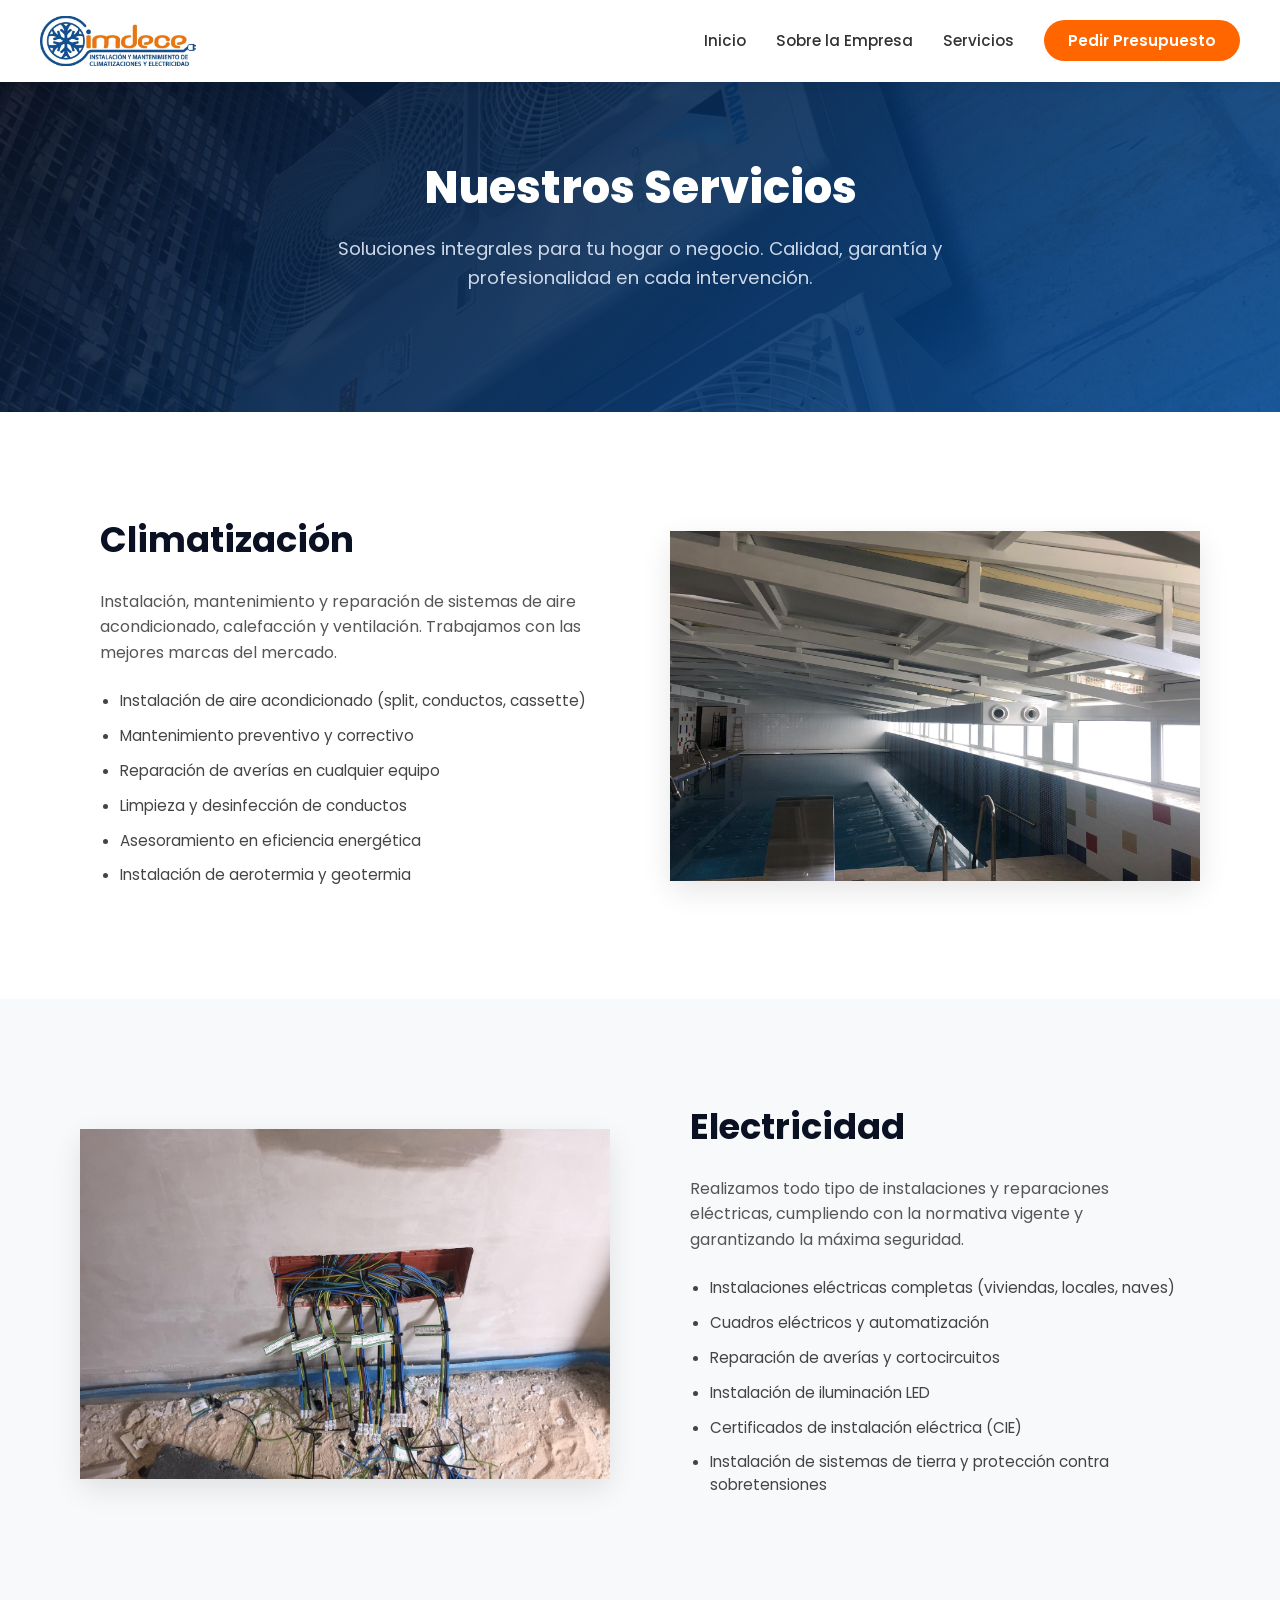
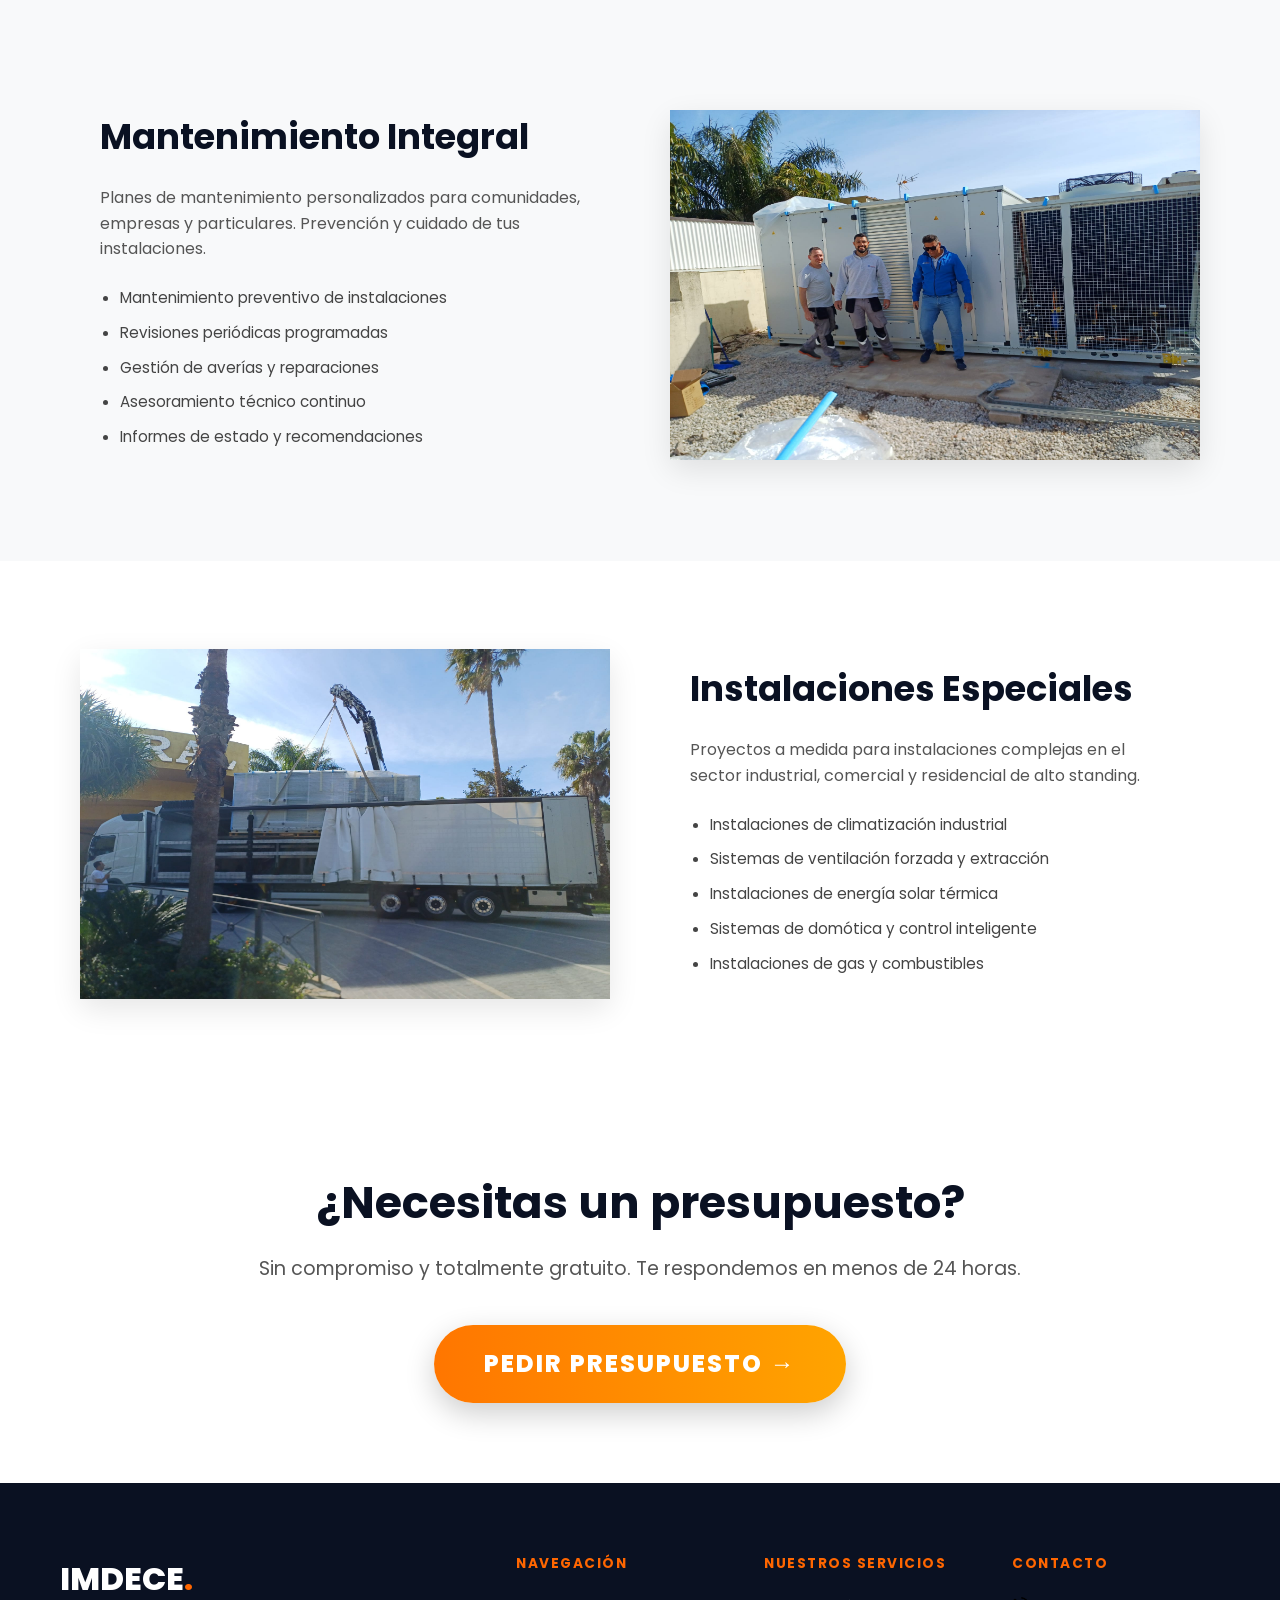
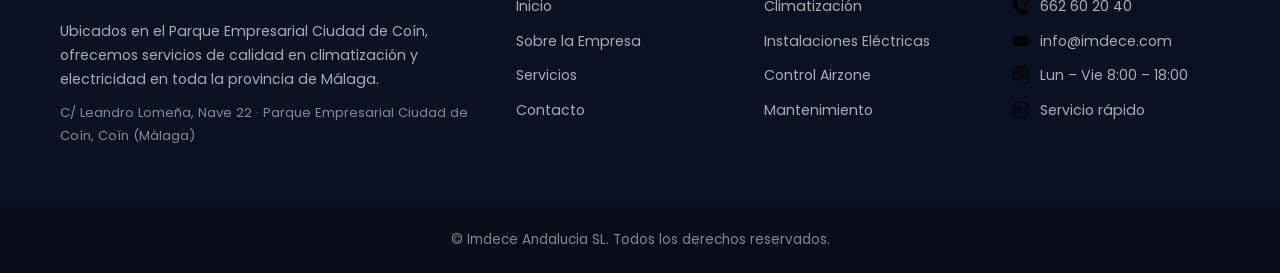
<file: Ampliacion/pages/servicios.html>
<!DOCTYPE html>
<html lang="es">

<head>
    <meta charset="UTF-8">
    <meta name="viewport" content="width=device-width, initial-scale=1.0">
    <link rel="icon" href="../images/favicon.ico" type="icon">
    <link rel="apple-touch-icon" sizes="180x180" href="../images/apple-touch-icon.png">
    <link rel="icon" type="image/png" sizes="32x32" href="../images/favicon-32x32.png">
    <link rel="icon" type="image/png" sizes="16x16" href="../images/favicon-16x16.png">
    <link rel="manifest" href="../images/site.webmanifest">
    <title>IMDECE | Climatización, Electricidad y Fontanería en Málaga</title>
    <link rel="stylesheet" href="../styles.css">
    <link href="https://fonts.googleapis.com/css2?family=Poppins:wght@300;400;600;700&display=swap" rel="stylesheet">
</head>

<body>
    <header>
        <div class="logo">
            <a href="index.html">
                <img src="../images/logo.png" alt="IMDECE Logo" class="img-logo">
            </a>
        </div>
        <nav>
            <ul class="lista">
                <li><a href="../index.html">Inicio</a></li>
                <li><a href="sobreEmpresa.html">Sobre la Empresa</a></li>
                <li><a href="servicios.html">Servicios</a></li>
                <li><a href="contacto.html" class="btn-contacto">Pedir Presupuesto</a></li>
            </ul>
        </nav>
    </header>

    <main>
        <!-- PORTADA DE SERVICIOS -->
        <div class="portada-interna">
            <div class="contenedor">
                <div class="contenido-portada">
                    <h1>Nuestros Servicios</h1>
                    <p>Soluciones integrales para tu hogar o negocio. Calidad, garantía y profesionalidad en cada
                        intervención.</p>
                </div>
            </div>
        </div>

        <!-- SERVICIO 1: CLIMATIZACIÓN (texto izquierda, imagen derecha) -->
        <div class="servicio-zigzag">
            <div class="contenedor">
                <div class="servicio-contenido">
                    <div class="servicio-texto">
                        <h2 class="servicio-titulo">Climatización</h2>
                        <p class="servicio-descripcion">Instalación, mantenimiento y reparación de sistemas de aire
                            acondicionado, calefacción y ventilación. Trabajamos con las mejores marcas del mercado.</p>
                        <ul class="servicio-lista">
                            <li>Instalación de aire acondicionado (split, conductos, cassette)</li>
                            <li>Mantenimiento preventivo y correctivo</li>
                            <li>Reparación de averías en cualquier equipo</li>
                            <li>Limpieza y desinfección de conductos</li>
                            <li>Asesoramiento en eficiencia energética</li>
                            <li>Instalación de aerotermia y geotermia</li>
                        </ul>
                    </div>
                    <div class="servicio-imagen">
                        <div class="imagen-placeholder climatizacion-img">
                            <img src="../images/proyecto piscina climatizada .jpeg" alt="proyecto piscina climatizada">
                        </div>
                    </div>
                </div>
            </div>
        </div>

        <!-- SERVICIO 2: ELECTRICIDAD (imagen izquierda, texto derecha) -->
        <div class="servicio-zigzag alterno">
            <div class="contenedor">
                <div class="servicio-contenido">
                    <div class="servicio-imagen">
                        <div class="imagen-placeholder electricidad-img">
                            <img src="../images/instalacion electrica .jpeg" alt="instalacion electrica">
                        </div>
                    </div>
                    <div class="servicio-texto">
                        <h2 class="servicio-titulo">Electricidad</h2>
                        <p class="servicio-descripcion">Realizamos todo tipo de instalaciones y reparaciones eléctricas,
                            cumpliendo con la normativa vigente y garantizando la máxima seguridad.</p>
                        <ul class="servicio-lista">
                            <li>Instalaciones eléctricas completas (viviendas, locales, naves)</li>
                            <li>Cuadros eléctricos y automatización</li>
                            <li>Reparación de averías y cortocircuitos</li>
                            <li>Instalación de iluminación LED</li>
                            <li>Certificados de instalación eléctrica (CIE)</li>
                            <li>Instalación de sistemas de tierra y protección contra sobretensiones</li>
                        </ul>
                    </div>
                </div>
            </div>
        </div>

        <!-- SERVICIO 3: MANTENIMIENTO INTEGRAL (imagen izquierda, texto derecha) -->
        <div class="servicio-zigzag alterno">
            <div class="contenedor">
                <div class="servicio-contenido">
                    <div class="servicio-texto">
                        <h2 class="servicio-titulo">Mantenimiento Integral</h2>
                        <p class="servicio-descripcion">Planes de mantenimiento personalizados para comunidades,
                            empresas y particulares. Prevención y cuidado de tus instalaciones.</p>
                        <ul class="servicio-lista">
                            <li>Mantenimiento preventivo de instalaciones</li>
                            <li>Revisiones periódicas programadas</li>
                            <li>Gestión de averías y reparaciones</li>
                            <li>Asesoramiento técnico continuo</li>
                            <li>Informes de estado y recomendaciones</li>
                        </ul>
                    </div>
                    <div class="servicio-imagen">
                        <div class="imagen-placeholder mantenimiento-img">
                            <img src="../images/WhatsApp Image 2026-04-27 at 12.54.56.jpeg" alt="">
                        </div>
                    </div>
                </div>
            </div>
        </div>

        <!-- SERVICIO 4: INSTALACIONES ESPECIALES (texto izquierda, imagen derecha) -->
        <div class="servicio-zigzag">
            <div class="contenedor">
                <div class="servicio-contenido">
                    <div class="servicio-imagen">
                        <div class="imagen-placeholder especiales-img">
                            <img src="../images/WhatsApp Image 2026-04-27 at 12.54.56 (1).jpeg" alt="">
                        </div>
                    </div>
                    <div class="servicio-texto">
                        <h2 class="servicio-titulo">Instalaciones Especiales</h2>
                        <p class="servicio-descripcion">Proyectos a medida para instalaciones complejas en el sector
                            industrial, comercial y residencial de alto standing.</p>
                        <ul class="servicio-lista">
                            <li>Instalaciones de climatización industrial</li>
                            <li>Sistemas de ventilación forzada y extracción</li>
                            <li>Instalaciones de energía solar térmica</li>
                            <li>Sistemas de domótica y control inteligente</li>
                            <li>Instalaciones de gas y combustibles</li>
                        </ul>
                    </div>
                </div>
            </div>
        </div>

        <!-- BOTÓN ENORME DE PEDIR PRESUPUESTO -->
        <div class="boton-presupuesto-enorme">
            <div class="contenedor">
                <div class="presupuesto-contenido">
                    <h2>¿Necesitas un presupuesto?</h2>
                    <p>Sin compromiso y totalmente gratuito. Te respondemos en menos de 24 horas.</p>
                    <a href="contacto.html" class="boton-presupuesto-gigante">PEDIR PRESUPUESTO →</a>
                </div>
            </div>
        </div>
    </main>

    <footer>
        <div class="footer-contenedor">
            <div class="footer-columna">
                <h3 class="footer-logo">IMDECE<span class="punto-naranja">.</span></h3>
                <p>Ubicados en el Parque Empresarial Ciudad de Coín, ofrecemos servicios de calidad en climatización y
                    electricidad en toda la provincia de Málaga.</p>
                <p class="footer-direccion">C/ Leandro Lomeña, Nave 22 · Parque Empresarial Ciudad de Coín, Coín
                    (Málaga)</p>
            </div>

            <div class="footer-columna">
                <h4>Navegación</h4>
                <ul>
                    <li><a href="index.html">Inicio</a></li>
                    <li><a href="pages/sobreEmpresa.html">Sobre la Empresa</a></li>
                    <li><a href="pages/servicios.html">Servicios</a></li>
                    <li><a href="pages/contacto.html">Contacto</a></li>
                </ul>
            </div>

            <div class="footer-columna">
                <h4>Nuestros Servicios</h4>
                <ul>
                    <li><a href="pages/servicios.html">Climatización</a></li>
                    <li><a href="pages/servicios.html">Instalaciones Eléctricas</a></li>
                    <li><a href="pages/servicios.html">Control Airzone</a></li>
                    <li><a href="pages/servicios.html">Mantenimiento</a></li>
                </ul>
            </div>

            <div class="footer-columna">
                <h4>Contacto</h4>
                <ul>
                    <li><a href="tel:+34662602040"><img src="../images/telefono.png" alt="icono teléfono"> 662 60 20 40</a>
                    </li>
                    <li><a href="mailto:info@imdece.com"><img src="../images/correo.png" alt="icono correo">
                            info@imdece.com</a></li>
                    <li><img src="../images/calendario.png" alt="icono horario"> Lun &ndash; Vie 8:00 &ndash; 18:00</li>
                    <li><img src="../images/sos.png" alt="icono urgencia"> Servicio rápido</li>
                </ul>
            </div>
        </div>

        <div class="barra-copyright">
            <div class="footer-contenedor2">
                <p>&copy; <span id="anio-actual"></span> Imdece Andalucia SL. Todos los derechos reservados.</p>
            </div>
        </div>
    </footer>
</body>
</html>
</file>
<file: styles.css>
/* =========================================
   ESTILOS BASE (GLOBAL)
========================================= */
* {
    margin: 0;
    padding: 0;
    box-sizing: border-box;
}

body {
    font-family: 'Poppins', sans-serif;
    color: #333333;
    background-color: #ffffff;
    line-height: 1.6;
    display: flex;
    flex-direction: column;
    min-height: 100vh;
}

.contenedor {
    max-width: 1200px;
    margin: 0 auto;
    padding: 0 20px;
    width: 100%;
}

main {
    flex: 1;
}

/* =========================================
   CABECERA (GLOBAL - TODAS LAS PÁGINAS)
========================================= */
header {
    background-color: #ffffff;
    box-shadow: 0 2px 10px rgba(0, 0, 0, 0.07);
    position: sticky;
    top: 0;
    padding: 16px 40px;
    display: flex;
    justify-content: space-between;
    align-items: center;
    z-index: 100;
}

.logo {
    display: flex;
    align-items: center;
    max-width: 200px;
}

.img-logo {
    display: block;
    max-height: 50px;
    width: 100%;
    height: auto;
    object-fit: contain;
}

.lista {
    list-style: none;
    display: flex;
    align-items: center;
    gap: 30px;
}

.lista a {
    text-decoration: none;
    color: #333333;
    font-weight: 500;
    font-size: 0.95rem;
    transition: color 0.3s ease;
    position: relative;
}

.lista a::after {
    content: '';
    position: absolute;
    bottom: -4px;
    left: 0;
    width: 0;
    height: 2px;
    background: #ff6600;
    transition: width 0.3s ease;
}

.lista a:hover::after,
.lista a.activo::after {
    width: 100%;
}

.lista a:hover {
    color: #004a99;
}

.lista a.activo {
    color: #004a99;
    font-weight: 600;
}

.lista a.btn-contacto {
    background-color: #ff6600;
    color: #ffffff;
    padding: 10px 24px;
    border-radius: 50px;
    font-weight: 600;
    transition: all 0.3s ease;
}

.lista a.btn-contacto::after {
    display: none;
}

.lista a.btn-contacto:hover {
    background-color: #e65c00;
    transform: translateY(-2px);
    box-shadow: 0 6px 16px rgba(255, 102, 0, 0.35);
}

/* Menú móvil */
.btn-menu {
    display: none;
    font-size: 1.8rem;
    cursor: pointer;
    color: #004a99;
}

/* =========================================
   PORTADAS (INDEX Y INTERNAS)
========================================= */
.portada-principal {
    background: linear-gradient(135deg, rgba(10, 17, 34, 0.92) 0%, rgba(0, 55, 120, 0.92) 100%),
        url('../images/personal.jpeg') center / cover no-repeat;
    padding: 130px 0 100px;
    text-align: center;
    color: #ffffff;
}

.etiqueta-hero {
    display: inline-block;
    background: rgba(255, 102, 0, 0.18);
    color: #ff8533;
    border: 1px solid rgba(255, 102, 0, 0.4);
    padding: 6px 18px;
    border-radius: 50px;
    font-size: 0.85rem;
    font-weight: 600;
    letter-spacing: 1px;
    text-transform: uppercase;
    margin-bottom: 24px;
}

.contenido-portada {
    max-width: 860px;
    margin: 0 auto;
}

.contenido-portada h1 {
    font-size: 3.4rem;
    margin-bottom: 20px;
    line-height: 1.15;
    font-weight: 800;
}

.hero-highlight {
    color: #ff6600;
}

.contenido-portada p {
    font-size: 1.15rem;
    color: #cdd8e8;
    margin-bottom: 40px;
    max-width: 620px;
    margin-left: auto;
    margin-right: auto;
}

.botones-portada {
    display: flex;
    justify-content: center;
    gap: 20px;
    margin-bottom: 60px;
}

/* Estadísticas del hero */
.hero-stats {
    display: flex;
    justify-content: center;
    gap: 60px;
    border-top: 1px solid rgba(255, 255, 255, 0.15);
    padding-top: 40px;
}

.hero-stat {
    display: flex;
    flex-direction: column;
    align-items: center;
    gap: 4px;
}

.stat-numero {
    font-size: 2.4rem;
    font-weight: 800;
    color: #ff6600;
}

.stat-numero img {
    height: 1.2em;
    width: auto;
    vertical-align: middle;
    filter: brightness(0) saturate(100%) invert(43%) sepia(96%) saturate(2318%) hue-rotate(1deg) brightness(103%) contrast(104%);
}

.stat-label {
    font-size: 0.8rem;
    color: #aabacb;
    text-transform: uppercase;
    letter-spacing: 0.5px;
}

/* Botones portada */
.boton-principal,
.boton-secundario {
    padding: 14px 34px;
    text-decoration: none;
    font-weight: 600;
    border-radius: 50px;
    transition: all 0.4s cubic-bezier(0.25, 0.8, 0.25, 1);
    font-size: 0.95rem;
    display: inline-flex;
    align-items: center;
    justify-content: center;
}

.boton-principal {
    background: linear-gradient(135deg, #ff6600 0%, #ff8533 100%);
    color: #ffffff;
    border: none;
    box-shadow: 0 8px 20px rgba(255, 102, 0, 0.3);
}

.boton-principal:hover {
    transform: translateY(-3px);
    box-shadow: 0 12px 25px rgba(255, 102, 0, 0.4);
    background: linear-gradient(135deg, #ff8533 0%, #ff9955 100%);
}

.boton-secundario {
    border: 2px solid rgba(255, 255, 255, 0.8);
    color: #ffffff;
    background: rgba(255, 255, 255, 0.05);
    backdrop-filter: blur(5px);
}

.boton-secundario:hover {
    background-color: #ffffff;
    color: #004a99;
    transform: translateY(-3px);
    box-shadow: 0 12px 25px rgba(0, 0, 0, 0.2);
}

/* Portada interna (páginas interiores) */
.portada-interna {
    background: linear-gradient(135deg, rgba(10, 17, 34, 0.92) 0%, rgba(0, 74, 153, 0.88) 100%),
        url('../images/instalacion daikin 5.jpeg') center / cover no-repeat;
    padding: 80px 0;
    text-align: center;
    color: #ffffff;
}

.portada-interna .contenido-portada h1 {
    font-size: 2.8rem;
}

/* =========================================
   SERVICIOS RÁPIDOS (TARJETAS SOBRE EL HERO)
========================================= */
.seccion-servicios-rapidos {
    background: #f0f4f8;
    padding: 0;
    border-bottom: 3px solid #e0e8f0;
}

.cuadro-servicios-rapidos {
    display: grid;
    grid-template-columns: repeat(3, 1fr);
}

.tarjeta-rapida-servicio {
    padding: 45px 32px;
    border-right: 1px solid #dce8f0;
    transition: all 0.4s cubic-bezier(0.25, 0.8, 0.25, 1);
    position: relative;
    overflow: hidden;
}

.tarjeta-rapida-servicio:last-child {
    border-right: none;
}

.tarjeta-rapida-servicio::before {
    content: '';
    position: absolute;
    top: 0;
    left: 0;
    width: 100%;
    height: 4px;
    background: linear-gradient(90deg, #ff6600, #004a99);
    transform: scaleX(0);
    transform-origin: left;
    transition: transform 0.4s ease;
}

.tarjeta-rapida-servicio:hover {
    background: #ffffff;
    transform: translateY(-6px);
    box-shadow: 0 20px 40px rgba(0, 74, 153, 0.08);
    z-index: 1;
    border-radius: 12px;
}

.tarjeta-rapida-servicio:hover::before {
    transform: scaleX(1);
}

.trs-icono {
    font-size: 2.4rem;
    margin-bottom: 14px;
}

.trs-icono img {
    height: 1.2em;
    width: auto;
    vertical-align: middle;
    filter: brightness(0) saturate(100%) invert(43%) sepia(96%) saturate(2318%) hue-rotate(1deg) brightness(103%) contrast(104%);
}

.tarjeta-rapida-servicio h3 {
    font-size: 1.1rem;
    font-weight: 700;
    color: #004a99;
    margin-bottom: 10px;
}

.tarjeta-rapida-servicio p {
    font-size: 0.9rem;
    color: #666;
    line-height: 1.6;
    margin-bottom: 16px;
}

.trs-link {
    color: #ff6600;
    font-weight: 600;
    font-size: 0.9rem;
    text-decoration: none;
    transition: color 0.2s;
}

.trs-link:hover {
    color: #e65c00;
}

/* =========================================
   SECCIÓN POR QUÉ ELEGIRNOS
========================================= */
.seccion-servicios,
.seccion-valores {
    padding: 100px 0;
    background-color: #f8f9fa;
}

.cabecera-seccion {
    text-align: center;
    margin-bottom: 60px;
}

.etiqueta-seccion {
    display: block;
    color: #ff6600;
    font-weight: 700;
    text-transform: uppercase;
    font-size: 0.85rem;
    letter-spacing: 2px;
    margin-bottom: 14px;
}

.titulo-seccion, .titulo-seccion-centro {
    font-size: 2.8rem;
    font-weight: 800;
    margin-bottom: 20px;
    line-height: 1.15;
    background: linear-gradient(135deg, #004a99 0%, #002244 100%);
    -webkit-background-clip: text;
    -webkit-text-fill-color: transparent;
}

.titulo-seccion {
    text-align: left;
}

.titulo-seccion-centro {
    text-align: center;
}

.cabecera-seccion .titulo-seccion {
    text-align: center;
}

.subtitulo-seccion {
    color: #666;
    font-size: 1rem;
    max-width: 620px;
    margin: 0 auto;
    line-height: 1.7;
}

.cuadro-servicios,
.cuadro-valores {
    display: grid;
    grid-template-columns: repeat(auto-fit, minmax(300px, 1fr));
    gap: 28px;
}

.tarjeta-servicio,
.tarjeta-valor {
    background-color: #ffffff;
    border: 1px solid #e8edf4;
    padding: 40px 32px;
    text-align: center;
    border-radius: 16px;
    transition: all 0.4s cubic-bezier(0.25, 0.8, 0.25, 1);
    box-shadow: 0 10px 30px rgba(0, 30, 80, 0.03);
}

.tarjeta-servicio:hover,
.tarjeta-valor:hover {
    transform: translateY(-10px);
    box-shadow: 0 25px 50px rgba(0, 74, 153, 0.12);
    border-color: transparent;
}

.icono-tarjeta, .icono-valor {
    background: rgba(255, 102, 0, 0.08);
    width: 86px;
    height: 86px;
    border-radius: 50%;
    display: flex;
    align-items: center;
    justify-content: center;
    margin: 0 auto 24px;
    transition: all 0.4s cubic-bezier(0.25, 0.8, 0.25, 1);
}

.icono-tarjeta img,
.icono-valor img {
    width: 42px;
    transition: all 0.4s ease;
}

.tarjeta-servicio:hover .icono-tarjeta,
.tarjeta-valor:hover .icono-valor {
    background: linear-gradient(135deg, #ff6600 0%, #ff8533 100%);
    transform: scale(1.08) rotate(5deg);
    box-shadow: 0 10px 20px rgba(255, 102, 0, 0.25);
}

.tarjeta-servicio:hover .icono-tarjeta img,
.tarjeta-valor:hover .icono-valor img {
    filter: brightness(0) invert(1);
    transform: scale(0.95) rotate(-5deg);
}

.tarjeta-servicio h3,
.tarjeta-valor h3 {
    font-size: 1.1rem;
    font-weight: 700;
    color: #004a99;
    margin-bottom: 12px;
}

.tarjeta-servicio p,
.tarjeta-valor p {
    font-size: 0.9rem;
    color: #666;
    line-height: 1.6;
}

/* =========================================
   SECCIÓN VIDEO
========================================= */
.seccion-video {
    padding: 100px 0;
    background-color: #f8f9fa;
}

.video-wrapper {
    max-width: 900px;
    margin: 0 auto;
    position: relative;
    border-radius: 20px;
    overflow: hidden;
    box-shadow: 0 30px 60px rgba(0, 74, 153, 0.15), 0 0 0 10px rgba(255, 102, 0, 0.05);
    background-color: #0a1122;
    border: 2px solid rgba(255, 102, 0, 0.3);
    aspect-ratio: 16 / 9;
}

.video-wrapper video {
    position: absolute;
    top: 0;
    left: 0;
    width: 100%;
    height: 100%;
    object-fit: cover;
    outline: none;
}

/* =========================================
   SECCIÓN MARCAS COLABORADORAS
========================================= */
.seccion-marcas {
    padding: 100px 0;
    background: #ffffff;
}

.grid-marcas {
    display: grid;
    grid-template-columns: repeat(4, 1fr);
    gap: 24px;
}

.tarjeta-marca {
    background: #f8f9fa;
    border: 1px solid #e8edf4;
    border-radius: 12px;
    padding: 32px 24px;
    text-align: center;
    transition: all 0.3s ease;
}

.tarjeta-marca:hover {
    box-shadow: 0 12px 30px rgba(0, 74, 153, 0.1);
    transform: translateY(-5px);
    border-color: #004a99;
    background: #fff;
}

.marca-logo-wrap {
    height: 120px;
    display: flex;
    align-items: center;
    justify-content: center;
    margin-bottom: 20px;
}

.marca-logo-wrap img {
    max-height: 110px;
    max-width: 100%;
    object-fit: contain;
    filter: grayscale(30%);
    transition: filter 0.3s ease;
}

.tarjeta-marca:hover .marca-logo-wrap img {
    filter: grayscale(0%);
}

.marca-info h4 {
    font-size: 1rem;
    font-weight: 700;
    color: #004a99;
    margin-bottom: 6px;
}

.marca-info p {
    font-size: 0.8rem;
    color: #777;
    line-height: 1.5;
}

/* =========================================
   FRANJA CTA
========================================= */
.franja-cta {
    background: linear-gradient(135deg, #004a99 0%, #0067d6 100%);
    padding: 70px 0;
}

.cta-contenido {
    display: flex;
    align-items: center;
    justify-content: space-between;
    gap: 40px;
}

.cta-texto h2 {
    font-size: 2rem;
    font-weight: 800;
    color: #ffffff;
    margin-bottom: 10px;
}

.cta-texto p {
    font-size: 1rem;
    color: rgba(255, 255, 255, 0.8);
}

.cta-acciones {
    display: flex;
    gap: 16px;
    align-items: center;
    flex-shrink: 0;
}

.boton-tel {
    display: inline-block;
    background: rgba(255, 255, 255, 0.12);
    border: 2px solid rgba(255, 255, 255, 0.5);
    color: #ffffff;
    padding: 12px 28px;
    border-radius: 50px;
    font-weight: 600;
    text-decoration: none;
    font-size: 0.95rem;
    transition: all 0.3s ease;
}

.boton-tel:hover {
    background: rgba(255, 255, 255, 0.25);
}

/* =========================================
   PÁGINA SOBRE LA EMPRESA
========================================= */
.informacion-empresa {
    padding: 90px 0;
    background: #fff;
}

.contenedor-cuadro-informacion {
    display: grid;
    grid-template-columns: 1fr 1fr;
    gap: 60px;
    align-items: center;
}

.texto-informacion {
    text-align: left;
    padding-right: 20px;
}

.texto-informacion p {
    font-size: 1rem;
    color: #555;
    margin-bottom: 16px;
    line-height: 1.75;
}

.espacio-imagen {
    background-color: #f8f9fa;
    height: 420px;
    border-radius: 20px;
    overflow: hidden;
    box-shadow: 0 20px 50px rgba(0, 0, 0, 0.1);
    border: 4px solid #ffffff;
    cursor: pointer;
    position: relative;
    transition: all 0.4s ease;
}

.espacio-imagen::after {
    content: '';
    position: absolute;
    top: 0; left: 0; width: 100%; height: 100%;
    box-shadow: inset 0 0 20px rgba(0,0,0,0.1);
    pointer-events: none;
}

.espacio-imagen img {
    width: 100%;
    height: 100%;
    object-fit: cover;
    object-position: center;
    transition: transform 0.6s cubic-bezier(0.25, 0.8, 0.25, 1);
}

.espacio-imagen:hover {
    box-shadow: 0 30px 60px rgba(0, 74, 153, 0.2);
}

.espacio-imagen:hover img {
    transform: scale(1.05);
}

/* =========================================
   CARRUSEL DE FOTOS
========================================= */
.seccion-carrusel {
    padding: 90px 0;
    background: #f0f4f8;
}

.carrusel-wrapper {
    position: relative;
    border-radius: 16px;
    overflow: hidden;
    box-shadow: 0 20px 60px rgba(0, 0, 0, 0.15);
}

.carrusel-diapositivas {
    display: flex;
    transition: transform 0.5s ease;
}

.carrusel-diapositiva {
    min-width: 100%;
    position: relative;
    display: none;
}

.carrusel-diapositiva.diapositiva-activa {
    display: block;
}

.carrusel-diapositiva img {
    width: 100%;
    height: 500px;
    object-fit: cover;
    object-position: center;
    display: block;
}

.carrusel-caption {
    position: absolute;
    bottom: 0;
    left: 0;
    right: 0;
    background: linear-gradient(transparent, rgba(0, 0, 0, 0.75));
    color: #ffffff;
    padding: 60px 40px 30px;
}

.cap-tipo {
    display: inline-block;
    background: #ff6600;
    color: #fff;
    font-size: 0.75rem;
    font-weight: 700;
    text-transform: uppercase;
    letter-spacing: 1px;
    padding: 4px 12px;
    border-radius: 30px;
    margin-bottom: 10px;
}

.carrusel-caption p {
    font-size: 1.05rem;
    font-weight: 500;
    color: rgba(255, 255, 255, 0.92);
}

/* Flechas */
.carrusel-btn {
    position: absolute;
    top: 50%;
    transform: translateY(-50%);
    background: rgba(255, 255, 255, 0.15);
    border: 2px solid rgba(255, 255, 255, 0.5);
    color: #ffffff;
    width: 52px;
    height: 52px;
    border-radius: 50%;
    font-size: 1.3rem;
    cursor: pointer;
    transition: all 0.2s ease;
    backdrop-filter: blur(4px);
    z-index: 10;
    display: flex;
    align-items: center;
    justify-content: center;
}

.carrusel-btn:hover {
    background: rgba(255, 102, 0, 0.75);
    border-color: #ff6600;
}

.carrusel-anterior {
    left: 20px;
}

.carrusel-siguiente {
    right: 20px;
}

/* Indicadores (bullets) */
.carrusel-indicadores {
    position: absolute;
    bottom: 20px;
    left: 50%;
    transform: translateX(-50%);
    display: flex;
    gap: 10px;
    z-index: 10;
}

.carrusel-punto {
    width: 12px;
    height: 12px;
    border-radius: 50%;
    background: rgba(255, 255, 255, 0.45);
    border: 2px solid rgba(255, 255, 255, 0.7);
    cursor: pointer;
    transition: all 0.3s ease;
    padding: 0;
}

.carrusel-punto.punto-activo {
    background: #ff6600;
    border-color: #ff6600;
    width: 32px;
    border-radius: 10px;
}

.carrusel-punto:hover {
    background: rgba(255, 255, 255, 0.8);
}

/* =========================================
   CIFRAS DE EMPRESA
========================================= */
.seccion-cifras {
    padding: 80px 0;
    background: linear-gradient(135deg, #004a99 0%, #003080 100%);
}

.cifras-grid {
    display: grid;
    grid-template-columns: repeat(4, 1fr);
    gap: 20px;
    text-align: center;
}

.cifra-item {
    display: flex;
    flex-direction: column;
    gap: 8px;
    padding: 20px;
}

.cifra-numero {
    font-size: 3rem;
    font-weight: 800;
    color: #ff6600;
    line-height: 1;
}

.cifra-numero img {
    height: 1.2em;
    width: auto;
    vertical-align: middle;
    filter: brightness(0) saturate(100%) invert(43%) sepia(96%) saturate(2318%) hue-rotate(1deg) brightness(103%) contrast(104%);
}

.cifra-label {
    font-size: 0.9rem;
    color: rgba(255, 255, 255, 0.8);
    text-transform: uppercase;
    letter-spacing: 0.5px;
}

/* =========================================
   FOOTER
========================================= */
footer {
    background-color: #0a1122;
    color: #ffffff;
    padding-top: 70px;
    margin-top: auto;
}

.footer-contenedor {
    max-width: 1200px;
    margin: 0 auto;
    padding: 0 20px;
    display: grid;
    grid-template-columns: 2fr 1fr 1fr 1fr;
    gap: 40px;
    margin-bottom: 50px;
}

.footer-logo {
    font-size: 2rem;
    font-weight: 800;
    margin-bottom: 16px;
    color: #fff;
}

.footer-columna p {
    font-size: 0.88rem;
    color: rgba(255, 255, 255, 0.65);
    line-height: 1.7;
    margin-bottom: 10px;
}

.footer-direccion {
    font-size: 0.82rem !important;
    color: rgba(255, 255, 255, 0.5) !important;
}

.footer-columna h4 {
    color: #ff6600;
    margin-bottom: 20px;
    font-size: 0.85rem;
    text-transform: uppercase;
    letter-spacing: 1.5px;
}

.footer-columna ul {
    list-style: none;
}

.footer-columna li {
    margin-bottom: 12px;
    font-size: 0.88rem;
    color: rgba(255, 255, 255, 0.65);
    display: flex;
    align-items: center;
}

.footer-columna li img {
    width: 18px;
    height: 18px;
    margin-right: 10px;
    object-fit: contain;
}

.footer-columna li a {
    display: flex;
    align-items: center;
}

.footer-columna a {
    color: rgba(255, 255, 255, 0.65);
    text-decoration: none;
    transition: color 0.2s ease;
}

.footer-columna a:hover {
    color: #ff6600;
}

.punto-naranja {
    color: #ff6600;
}

.barra-copyright {
    background-color: rgba(0, 0, 0, 0.3);
    padding: 22px 20px;
    text-align: center;
    font-size: 0.85rem;
    color: rgba(255, 255, 255, 0.5);
}

/* =========================================
   CSS PARA EL JS (animaciones)
========================================= */
.estilo2 {
    background-color: #004a99;
    color: #ffffff;
}

.estilo2 h1,
.estilo2 p,
.estilo2 a {
    color: #ffffff;
}

.animacion-aparecer {
    opacity: 0;
    transform: translateY(30px);
    transition: opacity 0.6s ease, transform 0.6s ease;
}

.visible {
    opacity: 1;
    transform: translateY(0);
}

@keyframes moverDerechaRebote {
    0% {
        transform: translateX(0);
    }

    50% {
        transform: translateX(20px) scale(1.06);
    }

    100% {
        transform: translateX(0) scale(1);
    }
}

/* =========================================
   SECCIÓN VÍDEO PROMOCIONAL
========================================= */
.seccion-video {
    padding: 80px 20px;
    background-color: #f8f9fa;
    text-align: center;
}

.video-wrapper {
    max-width: 900px;
    aspect-ratio: 16 / 9;
    margin: 0 auto;
    border-radius: 16px;
    overflow: hidden;
    box-shadow: 0 12px 40px rgba(0, 0, 0, 0.15);
    background-color: #0a1122;
}

.video-wrapper video {
    width: 100%;
    height: 100%;
    object-fit: cover;
    display: block;
    outline: none;
}

/* =========================================
   RESPONSIVE (TODAS LAS PÁGINAS)
========================================= */
@media (max-width: 1100px) {
    .footer-contenedor {
        grid-template-columns: repeat(2, 1fr);
    }

    .grid-marcas {
        grid-template-columns: repeat(2, 1fr);
    }

    .cifras-grid {
        grid-template-columns: repeat(2, 1fr);
    }
}

@media (max-width: 992px) {
    .cuadro-servicios-rapidos {
        grid-template-columns: 1fr;
    }

    .tarjeta-rapida-servicio {
        border-right: none;
        border-bottom: 1px solid #dce8f0;
    }

    .cta-contenido {
        flex-direction: column;
        text-align: center;
    }
}

@media (max-width: 768px) {
    header {
        flex-direction: column;
        padding: 15px 20px;
        gap: 15px;
    }

    .logo {
        justify-content: center;
    }

    .btn-menu {
        display: block;
    }

    .lista {
        display: none;
        flex-direction: column;
        align-items: center;
        flex-wrap: wrap;
        gap: 12px;
        padding: 12px 0;
        width: 100%;
    }

    .lista.activa {
        display: flex;
    }

    .titulo-seccion,
    .titulo-seccion-centro {
        font-size: 2rem;
        text-align: center;
    }

    .contenido-portada h1 {
        font-size: 2rem;
    }

    .contenido-portada p {
        font-size: 0.92rem;
    }

    .portada-principal,
    .portada-interna {
        padding: 60px 0;
    }

    .hero-stats {
        gap: 30px;
        flex-wrap: wrap;
    }

    .stat-numero {
        font-size: 1.8rem;
    }

    .botones-portada {
        flex-direction: column;
        align-items: center;
        gap: 14px;
        margin-bottom: 40px;
    }

    .contenedor-cuadro-informacion {
        grid-template-columns: 1fr;
        gap: 30px;
    }

    .texto-informacion {
        text-align: center;
        padding-right: 0;
    }

    .espacio-imagen {
        height: 260px;
    }

    .footer-contenedor {
        grid-template-columns: 1fr;
        text-align: center;
        gap: 30px;
    }

    .footer-columna li {
        justify-content: center;
    }

    .cifras-grid {
        grid-template-columns: repeat(2, 1fr);
    }

    .grid-marcas {
        grid-template-columns: repeat(2, 1fr);
    }
}

@media (max-width: 480px) {
    .lista a {
        font-size: 12px;
    }

    .lista a.btn-contacto {
        padding: 6px 16px;
        font-size: 12px;
    }

    .carrusel-btn {
        width: 40px;
        height: 40px;
        font-size: 1rem;
    }

    .cifras-grid {
        grid-template-columns: repeat(2, 1fr);
        gap: 10px;
    }

    .cifra-numero {
        font-size: 2.2rem;
    }

    .grid-marcas {
        grid-template-columns: 1fr 1fr;
        gap: 12px;
    }

    .footer-logo {
        font-size: 1.6rem;
    }

    .footer-columna p,
    .footer-columna li {
        font-size: 12px;
    }
}

@media (min-width: 1200px) {
    .contenedor {
        max-width: 1160px;
    }
}

/* =========================================
   PÁGINA DE CONTACTO
========================================= */
.hero-contacto {
    background: #ff6600;
    padding: 60px 20px;
    text-align: center;
    color: #ffffff;
}

.hero-titulo {
    font-size: 3rem;
    margin-bottom: 15px;
    line-height: 1.2;
}

.hero-descripcion {
    font-size: 1rem;
    max-width: 550px;
    margin: 0 auto;
    opacity: 0.9;
}

.tarjetas-rapidas {
    background-color: #FF7600;
    display: grid;
    grid-template-columns: repeat(4, 1fr);
}

.tarjeta-rapida {
    padding: 25px 20px;
    display: flex;
    align-items: center;
    gap: 15px;
    border-right: 1px solid rgba(255, 255, 255, 0.2);
}

.tarjeta-rapida:last-child {
    border-right: none;
}

.tarjeta-urgencia {
    background: rgba(0, 0, 0, 0.1);
}

.tarjeta-icono {
    font-size: 32px;
}

.tarjeta-info {
    color: #ffffff;
}

.tarjeta-titulo {
    font-weight: 700;
    font-size: 15px;
}

.tarjeta-texto {
    font-size: 12px;
    opacity: 0.9;
}

.seccion-contacto {
    padding: 80px 20px;
    background-color: #f8f9fa;
    display: grid;
    grid-template-columns: 1fr 380px;
    gap: 40px;
    max-width: 1200px;
    margin: 0 auto;
}

/* FORMULARIO */
.formulario-principal {
    background-color: #ffffff;
    border-radius: 12px;
    overflow: hidden;
    box-shadow: 0 4px 16px rgba(0, 0, 0, 0.05);
}

.formulario-header {
    background: #004a99;
    padding: 20px 30px;
    display: flex;
    align-items: center;
    gap: 12px;
}

.form-header-icono {
    font-size: 24px;
}

.form-header-titulo {
    color: #ffffff;
    font-size: 1.4rem;
    font-weight: 700;
    margin: 0;
}

.formulario-cuerpo {
    padding: 30px;
}

.fila-dos-columnas {
    display: grid;
    grid-template-columns: 1fr 1fr;
    gap: 20px;
}

.campo-formulario {
    margin-bottom: 20px;
    display: flex;
    flex-direction: column;
}

.campo-formulario label {
    font-size: 13px;
    font-weight: 600;
    color: #333;
    margin-bottom: 8px;
    text-transform: uppercase;
    letter-spacing: 0.5px;
}

.requerido {
    color: #ff6600;
}

.campo-formulario input,
.campo-formulario textarea {
    width: 100%;
    padding: 12px 16px;
    border: 1px solid #dce8f0;
    border-radius: 8px;
    font-family: 'Poppins', sans-serif;
    font-size: 14px;
    color: #333;
    background-color: #f9fbfe;
    transition: all 0.3s ease;
}

.campo-formulario input:focus,
.campo-formulario textarea:focus {
    outline: none;
    border-color: #ff6600;
    box-shadow: 0 0 0 3px rgba(255, 102, 0, 0.15);
    background-color: #ffffff;
}

.lista-servicios {
    display: flex;
    flex-wrap: wrap;
    gap: 10px;
}

.chip-servicio {
    background-color: #f0f4f8;
    border: 1px solid #dce8f0;
    color: #555;
    padding: 8px 16px;
    border-radius: 50px;
    font-size: 13px;
    font-weight: 500;
    cursor: pointer;
    transition: all 0.2s ease;
}

.chip-servicio:hover {
    background-color: #e0e8f0;
}

.chip-servicio.activo {
    background-color: #004a99;
    color: #ffffff;
    border-color: #004a99;
}

.campo-checkbox {
    display: flex;
    align-items: flex-start;
    gap: 10px;
    margin-bottom: 24px;
}

.campo-checkbox input {
    margin-top: 4px;
}

.campo-checkbox label {
    font-size: 13px;
    color: #666;
    line-height: 1.5;
}

.campo-checkbox a {
    color: #004a99;
    text-decoration: underline;
}

.mensaje-exito {
    background-color: #e8f5e9;
    color: #2e7d32;
    padding: 16px;
    border-radius: 8px;
    margin-top: 20px;
    font-size: 14px;
    font-weight: 500;
    text-align: center;
    border: 1px solid #c8e6c9;
}


.boton-primario {
    width: 100%;
    background: #FF7600;
    border: none;
    padding: 14px;
    color: #ffffff;
    font-weight: 700;
    font-size: 14px;
    text-transform: uppercase;
    letter-spacing: 1px;
    border-radius: 8px;
    cursor: pointer;
    transition: all 0.2s;
    font-family: 'Poppins', sans-serif;
}

.boton-primario:hover {
    transform: translateY(-2px);
    box-shadow: 0 4px 12px rgba(255, 118, 0, 0.3);
}

.info-lateral {
    display: grid;
    grid-template-columns: repeat(3, 1fr);
    gap: 20px;
    margin: 40px;
}

.bloque-info,
.bloque-mapa {
    background-color: #ffffff;
    border-radius: 12px;
    overflow: hidden;
    box-shadow: 0 4px 16px rgba(0, 0, 0, 0.05);
}

.bloque-header {
    background: #ff6600;
    padding: 14px 20px;
    display: flex;
    align-items: center;
    gap: 8px;
}


.bloque-titulo {
    color: #ffffff;
    font-size: 14px;
    font-weight: 700;
    margin: 0;
    text-transform: uppercase;
    letter-spacing: 1px;
}

.bloque-contenido {
    padding: 15px 20px;
}

.bloque-contenido p {
    margin-bottom: 12px;
    font-size: 13px;
}

.mapa-visual {
    background: linear-gradient(145deg, #c8dff0, #a5c8e4);
    padding: 25px;
    text-align: center;
}

.mapa-visual iframe {
    width: 100%;
    border: none;
}

.mapa-pin {
    font-size: 32px;
    animation: rebote 2s infinite;
}

@keyframes rebote {

    0%,
    100% {
        transform: translateY(0);
    }

    50% {
        transform: translateY(-5px);
    }
}

.mapa-nombre {
    font-weight: 700;
    margin-top: 8px;
    color: #1a2a3a;
}

.mapa-direccion {
    background: #ff6600;
    color: rgba(255, 255, 255, 0.85);
    padding: 12px 18px;
    font-size: 11px;
    text-align: center;
}

/* FAQ */
.faq-seccion {
    padding: 80px 20px;
    background-color: #ffffff;
    max-width: 1200px;
    margin: 0 auto;
}

.faq-header {
    text-align: center;
    margin-bottom: 60px;
}

.faq-etiqueta {
    display: block;
    color: #FF7600;
    font-weight: 700;
    text-transform: uppercase;
    font-size: 1rem;
    letter-spacing: 1.5px;
    margin-bottom: 15px;
}

.faq-titulo {
    color: #004a99;
    font-size: 2.5rem;
    font-weight: 700;
    margin-bottom: 20px;
    line-height: 1.1;
}

.texto-terciario {
    color: #FF7600;
}

.faq-lista {
    display: grid;
    grid-template-columns: repeat(2, 1fr);
    gap: 16px;
}

.faq-item {
    border: 1.5px solid #e0e0e0;
    border-radius: 10px;
    overflow: hidden;
}

.faq-pregunta {
    background-color: #fafafa;
    padding: 16px 20px;
    font-weight: 600;
    font-size: 14px;
    cursor: pointer;
    display: flex;
    justify-content: space-between;
    align-items: center;
    transition: all 0.2s;
}

.faq-pregunta:hover {
    background: #004a99;
    color: #ffffff;
}

.faq-mas {
    font-size: 20px;
    font-weight: 600;
}

.faq-respuesta {
    padding: 0 20px;
    max-height: 0;
    overflow: hidden;
    transition: 0.3s ease;
    font-size: 13px;
    color: #666;
}

.faq-respuesta.abierta {
    padding: 16px 20px;
    max-height: 150px;
}

/* =========================================
   PÁGINA DE SERVICIOS (ZIG-ZAG)
========================================= */
.servicio-zigzag {
    padding: 80px 0;
    background-color: #ffffff;
}

.servicio-zigzag.alterno {
    background-color: #f8f9fa;
}

.servicio-contenido {
    display: grid;
    grid-template-columns: 1fr 1fr;
    gap: 60px;
    align-items: center;
}

.servicio-texto {
    padding: 20px;
}

.servicio-titulo {
    font-size: 2.2rem;
    color: #0a1122;
    margin-bottom: 20px;
    font-weight: 700;
}

.servicio-descripcion {
    font-size: 1rem;
    color: #555;
    margin-bottom: 25px;
    line-height: 1.6;
}

.servicio-lista {
    list-style: disc;
    padding-left: 20px;
    margin: 0;
}

.servicio-lista li {
    margin-bottom: 12px;
    font-size: 0.95rem;
    color: #444;
    line-height: 1.5;
}

.servicio-imagen {
    display: flex;
    justify-content: center;
    align-items: center;
}

.imagen-placeholder {
    width: 100%;
    height: 350px;
    border-radius: 16px;
    display: flex;
    flex-direction: column;
    justify-content: center;
    align-items: center;
    gap: 15px;
    font-size: 64px;
    color: white;
    text-align: center;
    box-shadow: 0 10px 30px rgba(0, 0, 0, 0.1);
    transition: transform 0.3s ease;
    overflow: hidden;
}

.imagen-placeholder img {
    width: 100%;
    height: 100%;
    object-fit: cover;
    display: block;
}

.imagen-placeholder:hover {
    transform: scale(1.02);
}

.imagen-placeholder p {
    font-size: 1.2rem;
    font-weight: 600;
    margin: 0;
}

.climatizacion-img,
.electricidad-img,
.fontaneria-img,
.mantenimiento-img,
.especiales-img {
    border: 5px;
    border-radius: 10px;
}

/* Botón de presupuesto */
.boton-presupuesto-enorme {
    padding: 80px 20px;
    text-align: center;
}

.presupuesto-contenido h2 {
    font-size: 2.8rem;
    color: #0a1122;
    margin-bottom: 15px;
    font-weight: 700;
}

.presupuesto-contenido p {
    font-size: 1.2rem;
    color: #555;
    margin-bottom: 40px;
}

.boton-presupuesto-gigante {
    display: inline-block;
    background: linear-gradient(90deg, #FF7600, #FFA400);
    color: #ffffff;
    font-size: 1.5rem;
    font-weight: 800;
    padding: 20px 50px;
    border-radius: 60px;
    text-decoration: none;
    text-transform: uppercase;
    letter-spacing: 2px;
    transition: all 0.3s ease;
    box-shadow: 0 10px 30px rgba(0, 0, 0, 0.2);
}

.boton-presupuesto-gigante:hover {
    transform: translateY(-5px);
    box-shadow: 0 20px 40px rgba(0, 0, 0, 0.3);
    background: linear-gradient(90deg, #e65c00, #e69500);
}

/* =========================================
   RESPONSIVE — SERVICIOS Y CONTACTO
========================================= */
@media (max-width: 992px) {
    .servicio-contenido {
        grid-template-columns: 1fr;
        gap: 30px;
    }

    .servicio-texto {
        order: 2;
    }

    .servicio-imagen {
        order: 1;
    }

    .imagen-placeholder {
        height: 280px;
    }

    .seccion-contacto {
        grid-template-columns: 1fr;
        padding: 50px 20px;
    }

    .tarjetas-rapidas {
        grid-template-columns: repeat(2, 1fr);
    }

    .tarjeta-rapida {
        border-right: none;
        border-bottom: 1px solid rgba(255, 255, 255, 0.2);
    }

    .faq-lista {
        grid-template-columns: 1fr;
    }

    .presupuesto-contenido h2 {
        font-size: 2rem;
    }

    .boton-presupuesto-gigante {
        font-size: 1.2rem;
        padding: 15px 35px;
    }
}

@media (max-width: 768px) {
    .servicio-zigzag {
        padding: 50px 0;
    }

    .servicio-titulo {
        font-size: 1.8rem;
        text-align: center;
    }

    .servicio-descripcion {
        text-align: center;
    }

    .servicio-lista li {
        font-size: 0.85rem;
    }

    .imagen-placeholder {
        height: 220px;
        font-size: 48px;
    }

    .imagen-placeholder p {
        font-size: 0.9rem;
    }

    .hero-titulo {
        font-size: 2rem;
    }

    .hero-descripcion {
        font-size: 0.9rem;
    }

    .tarjetas-rapidas {
        grid-template-columns: 1fr;
    }

    .fila-dos-columnas {
        grid-template-columns: 1fr;
        gap: 0;
    }

    .formulario-cuerpo {
        padding: 20px;
    }

    .faq-titulo {
        font-size: 1.8rem;
    }

    .faq-pregunta {
        font-size: 13px;
    }

    .bloque-contenido p {
        font-size: 12px;
    }

    .mapa-visual {
        padding: 20px;
    }

    .mapa-pin {
        font-size: 28px;
    }

    .mapa-nombre {
        font-size: 12px;
    }

    .mapa-direccion {
        font-size: 10px;
    }

    .boton-presupuesto-enorme {
        padding: 50px 20px;
    }

    .presupuesto-contenido h2 {
        font-size: 1.5rem;
    }

    .presupuesto-contenido p {
        font-size: 0.9rem;
    }

    .boton-presupuesto-gigante {
        font-size: 0.9rem;
        padding: 12px 25px;
    }
}

@media (max-width: 480px) {
    .servicio-titulo {
        font-size: 1.5rem;
    }

    .faq-titulo {
        font-size: 1.5rem;
    }

    .imagen-placeholder {
        height: 180px;
        font-size: 40px;
    }

    .servicio-lista li {
        font-size: 0.8rem;
    }

    .tarjetas-rapidas {
        grid-template-columns: 1fr;
    }

    .tarjeta-rapida {
        padding: 15px;
    }

    .tarjeta-icono {
        font-size: 24px;
    }

    .tarjeta-titulo {
        font-size: 13px;
    }

    .tarjeta-texto {
        font-size: 10px;
    }

    .formulario-header {
        padding: 12px 18px;
    }

    .form-header-titulo {
        font-size: 14px;
    }

    .campo-formulario label {
        font-size: 10px;
    }

    .campo-formulario input,
    .campo-formulario textarea {
        font-size: 12px;
        padding: 8px 10px;
    }

    .chip-servicio {
        font-size: 10px;
        padding: 4px 12px;
    }

    .boton-primario {
        font-size: 12px;
        padding: 10px;
    }

    .bloque-header {
        padding: 10px 15px;
    }

    .bloque-titulo {
        font-size: 12px;
    }

    .bloque-contenido p {
        font-size: 11px;
    }

    .presupuesto-contenido h2 {
        font-size: 1.2rem;
    }

    .presupuesto-contenido p {
        font-size: 0.8rem;
    }

    .boton-presupuesto-gigante {
        font-size: 0.8rem;
        padding: 10px 20px;
    }
}

.carrusel-diapositivas {
    position: relative;
    width: 100%;
    height: 450px;
    border-radius: 12px;
    overflow: hidden;
}


.carrusel-diapositiva {
    position: absolute;
    top: 0;
    left: 0;
    width: 100%;
    height: 100%;
    opacity: 0;
    visibility: hidden;
    transition: opacity 0.5s ease-in-out;
    z-index: 1;
}


.carrusel-diapositiva.diapositiva-activa {
    opacity: 1;
    visibility: visible;
    z-index: 2;
}


.carrusel-diapositiva img {
    width: 100%;
    height: 100%;
    object-fit: cover;
}


.carrusel-punto.punto-activo {
    background-color: #ff6600 !important;
    opacity: 1 !important;
    transform: scale(1.1);
}
</file>
<file: Ampliacion/styles.css>
/* =========================================
   ESTILOS BASE (GLOBAL)
========================================= */
* {
    margin: 0;
    padding: 0;
    box-sizing: border-box;
}

body {
    font-family: 'Poppins', sans-serif;
    color: #333333;
    background-color: #ffffff;
    line-height: 1.6;
    display: flex;
    flex-direction: column;
    min-height: 100vh;
}

.contenedor {
    max-width: 1200px;
    margin: 0 auto;
    padding: 0 20px;
    width: 100%;
}

main {
    flex: 1;
}

/* =========================================
   CABECERA (GLOBAL - TODAS LAS PÁGINAS)
========================================= */
header {
    background-color: #ffffff;
    box-shadow: 0 2px 10px rgba(0, 0, 0, 0.07);
    position: sticky;
    top: 0;
    padding: 16px 40px;
    display: flex;
    justify-content: space-between;
    align-items: center;
    z-index: 100;
}

.logo {
    display: flex;
    align-items: center;
    max-width: 200px;
}

.img-logo {
    display: block;
    max-height: 50px;
    width: 100%;
    height: auto;
    object-fit: contain;
}

.lista {
    list-style: none;
    display: flex;
    align-items: center;
    gap: 30px;
}

.lista a {
    text-decoration: none;
    color: #333333;
    font-weight: 500;
    font-size: 0.95rem;
    transition: color 0.3s ease;
    position: relative;
}

.lista a::after {
    content: '';
    position: absolute;
    bottom: -4px;
    left: 0;
    width: 0;
    height: 2px;
    background: #ff6600;
    transition: width 0.3s ease;
}

.lista a:hover::after,
.lista a.activo::after {
    width: 100%;
}

.lista a:hover {
    color: #004a99;
}

.lista a.activo {
    color: #004a99;
    font-weight: 600;
}

.lista a.btn-contacto {
    background-color: #ff6600;
    color: #ffffff;
    padding: 10px 24px;
    border-radius: 50px;
    font-weight: 600;
    transition: all 0.3s ease;
}

.lista a.btn-contacto::after {
    display: none;
}

.lista a.btn-contacto:hover {
    background-color: #e65c00;
    transform: translateY(-2px);
    box-shadow: 0 6px 16px rgba(255, 102, 0, 0.35);
}

/* Menú móvil */
.btn-menu {
    display: none;
    font-size: 1.8rem;
    cursor: pointer;
    color: #004a99;
}

/* =========================================
   PORTADAS (INDEX Y INTERNAS)
========================================= */
.portada-principal {
    background: linear-gradient(135deg, rgba(10, 17, 34, 0.92) 0%, rgba(0, 55, 120, 0.92) 100%),
        url('../images/personal.jpeg') center / cover no-repeat;
    padding: 130px 0 100px;
    text-align: center;
    color: #ffffff;
}

.etiqueta-hero {
    display: inline-block;
    background: rgba(255, 102, 0, 0.18);
    color: #ff8533;
    border: 1px solid rgba(255, 102, 0, 0.4);
    padding: 6px 18px;
    border-radius: 50px;
    font-size: 0.85rem;
    font-weight: 600;
    letter-spacing: 1px;
    text-transform: uppercase;
    margin-bottom: 24px;
}

.contenido-portada {
    max-width: 860px;
    margin: 0 auto;
}

.contenido-portada h1 {
    font-size: 3.4rem;
    margin-bottom: 20px;
    line-height: 1.15;
    font-weight: 800;
}

.hero-highlight {
    color: #ff6600;
}

.contenido-portada p {
    font-size: 1.15rem;
    color: #cdd8e8;
    margin-bottom: 40px;
    max-width: 620px;
    margin-left: auto;
    margin-right: auto;
}

.botones-portada {
    display: flex;
    justify-content: center;
    gap: 20px;
    margin-bottom: 60px;
}

/* Estadísticas del hero */
.hero-stats {
    display: flex;
    justify-content: center;
    gap: 60px;
    border-top: 1px solid rgba(255, 255, 255, 0.15);
    padding-top: 40px;
}

.hero-stat {
    display: flex;
    flex-direction: column;
    align-items: center;
    gap: 4px;
}

.stat-numero {
    font-size: 2.4rem;
    font-weight: 800;
    color: #ff6600;
}

.stat-label {
    font-size: 0.8rem;
    color: #aabacb;
    text-transform: uppercase;
    letter-spacing: 0.5px;
}

/* Botones portada */
.boton-principal,
.boton-secundario {
    padding: 14px 32px;
    text-decoration: none;
    font-weight: 600;
    border-radius: 50px;
    transition: all 0.3s ease;
    font-size: 0.95rem;
}

.boton-principal {
    background-color: #ff6600;
    color: #ffffff;
    border: 2px solid #ff6600;
}

.boton-principal:hover {
    background-color: transparent;
    color: #ff6600;
}

.boton-secundario {
    border: 2px solid rgba(255, 255, 255, 0.7);
    color: #ffffff;
}

.boton-secundario:hover {
    background-color: #ffffff;
    color: #004a99;
    border-color: #ffffff;
}

/* Portada interna (páginas interiores) */
.portada-interna {
    background: linear-gradient(135deg, rgba(10, 17, 34, 0.92) 0%, rgba(0, 74, 153, 0.88) 100%),
        url('../images/instalacion daikin 5.jpeg') center / cover no-repeat;
    padding: 80px 0;
    text-align: center;
    color: #ffffff;
}

.portada-interna .contenido-portada h1 {
    font-size: 2.8rem;
}

/* =========================================
   SERVICIOS RÁPIDOS (TARJETAS SOBRE EL HERO)
========================================= */
.seccion-servicios-rapidos {
    background: #f0f4f8;
    padding: 0;
    border-bottom: 3px solid #e0e8f0;
}

.cuadro-servicios-rapidos {
    display: grid;
    grid-template-columns: repeat(3, 1fr);
}

.tarjeta-rapida-servicio {
    padding: 40px 32px;
    border-right: 1px solid #dce8f0;
    transition: background 0.3s ease, transform 0.2s ease;
}

.tarjeta-rapida-servicio:last-child {
    border-right: none;
}

.tarjeta-rapida-servicio:hover {
    background: #ffffff;
    transform: translateY(-3px);
}

.trs-icono {
    font-size: 2.4rem;
    margin-bottom: 14px;
}

.tarjeta-rapida-servicio h3 {
    font-size: 1.1rem;
    font-weight: 700;
    color: #004a99;
    margin-bottom: 10px;
}

.tarjeta-rapida-servicio p {
    font-size: 0.9rem;
    color: #666;
    line-height: 1.6;
    margin-bottom: 16px;
}

.trs-link {
    color: #ff6600;
    font-weight: 600;
    font-size: 0.9rem;
    text-decoration: none;
    transition: color 0.2s;
}

.trs-link:hover {
    color: #e65c00;
}

/* =========================================
   SECCIÓN POR QUÉ ELEGIRNOS
========================================= */
.seccion-servicios,
.seccion-valores {
    padding: 100px 0;
    background-color: #f8f9fa;
}

.cabecera-seccion {
    text-align: center;
    margin-bottom: 60px;
}

.etiqueta-seccion {
    display: block;
    color: #ff6600;
    font-weight: 700;
    text-transform: uppercase;
    font-size: 0.85rem;
    letter-spacing: 2px;
    margin-bottom: 14px;
}

.titulo-seccion {
    color: #004a99;
    font-size: 2.8rem;
    font-weight: 800;
    margin-bottom: 20px;
    line-height: 1.15;
    text-align: left;
}

.titulo-seccion-centro {
    color: #004a99;
    font-size: 2.8rem;
    font-weight: 800;
    margin-bottom: 20px;
    line-height: 1.15;
    text-align: center;
}

.cabecera-seccion .titulo-seccion {
    text-align: center;
}

.subtitulo-seccion {
    color: #666;
    font-size: 1rem;
    max-width: 620px;
    margin: 0 auto;
    line-height: 1.7;
}

.cuadro-servicios,
.cuadro-valores {
    display: grid;
    grid-template-columns: repeat(auto-fit, minmax(300px, 1fr));
    gap: 28px;
}

.tarjeta-servicio,
.tarjeta-valor {
    background-color: #ffffff;
    border: 1px solid #e8edf4;
    padding: 40px 32px;
    text-align: center;
    border-radius: 12px;
    transition: transform 0.3s ease, box-shadow 0.3s ease, border-color 0.3s ease;
}

.tarjeta-servicio:hover,
.tarjeta-valor:hover {
    transform: translateY(-8px);
    box-shadow: 0 20px 40px rgba(0, 74, 153, 0.12);
    border-color: #004a99;
}

.icono-tarjeta img,
.icono-valor img {
    width: 60px;
    margin-bottom: 20px;
    transition: transform 0.3s ease;
}

.tarjeta-servicio:hover .icono-tarjeta img,
.tarjeta-valor:hover .icono-valor img {
    transform: scale(1.1);
}

.tarjeta-servicio h3,
.tarjeta-valor h3 {
    font-size: 1.1rem;
    font-weight: 700;
    color: #004a99;
    margin-bottom: 12px;
}

.tarjeta-servicio p,
.tarjeta-valor p {
    font-size: 0.9rem;
    color: #666;
    line-height: 1.6;
}

/* =========================================
   SECCIÓN MARCAS COLABORADORAS
========================================= */
.seccion-marcas {
    padding: 100px 0;
    background: #ffffff;
}

.grid-marcas {
    display: grid;
    grid-template-columns: repeat(4, 1fr);
    gap: 24px;
}

.tarjeta-marca {
    background: #f8f9fa;
    border: 1px solid #e8edf4;
    border-radius: 12px;
    padding: 32px 24px;
    text-align: center;
    transition: all 0.3s ease;
}

.tarjeta-marca:hover {
    box-shadow: 0 12px 30px rgba(0, 74, 153, 0.1);
    transform: translateY(-5px);
    border-color: #004a99;
    background: #fff;
}

.marca-logo-wrap {
    height: 120px;
    display: flex;
    align-items: center;
    justify-content: center;
    margin-bottom: 20px;
}

.marca-logo-wrap img {
    max-height: 110px;
    max-width: 100%;
    object-fit: contain;
    filter: grayscale(30%);
    transition: filter 0.3s ease;
}

.tarjeta-marca:hover .marca-logo-wrap img {
    filter: grayscale(0%);
}

.marca-info h4 {
    font-size: 1rem;
    font-weight: 700;
    color: #004a99;
    margin-bottom: 6px;
}

.marca-info p {
    font-size: 0.8rem;
    color: #777;
    line-height: 1.5;
}

/* =========================================
   FRANJA CTA
========================================= */
.franja-cta {
    background: linear-gradient(135deg, #004a99 0%, #0067d6 100%);
    padding: 70px 0;
}

.cta-contenido {
    display: flex;
    align-items: center;
    justify-content: space-between;
    gap: 40px;
}

.cta-texto h2 {
    font-size: 2rem;
    font-weight: 800;
    color: #ffffff;
    margin-bottom: 10px;
}

.cta-texto p {
    font-size: 1rem;
    color: rgba(255, 255, 255, 0.8);
}

.cta-acciones {
    display: flex;
    gap: 16px;
    align-items: center;
    flex-shrink: 0;
}

.boton-tel {
    display: inline-block;
    background: rgba(255, 255, 255, 0.12);
    border: 2px solid rgba(255, 255, 255, 0.5);
    color: #ffffff;
    padding: 12px 28px;
    border-radius: 50px;
    font-weight: 600;
    text-decoration: none;
    font-size: 0.95rem;
    transition: all 0.3s ease;
}

.boton-tel:hover {
    background: rgba(255, 255, 255, 0.25);
}

/* =========================================
   PÁGINA SOBRE LA EMPRESA
========================================= */
.informacion-empresa {
    padding: 90px 0;
    background: #fff;
}

.contenedor-cuadro-informacion {
    display: grid;
    grid-template-columns: 1fr 1fr;
    gap: 60px;
    align-items: center;
}

.texto-informacion {
    text-align: left;
    padding-right: 20px;
}

.texto-informacion p {
    font-size: 1rem;
    color: #555;
    margin-bottom: 16px;
    line-height: 1.75;
}

.espacio-imagen {
    background-color: #f8f9fa;
    height: 420px;
    border-radius: 16px;
    overflow: hidden;
    box-shadow: 0 20px 50px rgba(0, 0, 0, 0.1);
    cursor: pointer;
}

.espacio-imagen img {
    width: 100%;
    height: 100%;
    object-fit: cover;
    object-position: center;
    transition: transform 0.5s ease;
}

.espacio-imagen:hover img {
    transform: scale(1.03);
}

/* =========================================
   CARRUSEL DE FOTOS
========================================= */
.seccion-carrusel {
    padding: 90px 0;
    background: #f0f4f8;
}

.carrusel-wrapper {
    position: relative;
    border-radius: 16px;
    overflow: hidden;
    box-shadow: 0 20px 60px rgba(0, 0, 0, 0.15);
}

.carrusel-diapositivas {
    display: flex;
    transition: transform 0.5s ease;
}

.carrusel-diapositiva {
    min-width: 100%;
    position: relative;
    display: none;
}

.carrusel-diapositiva.diapositiva-activa {
    display: block;
}

.carrusel-diapositiva img {
    width: 100%;
    height: 500px;
    object-fit: cover;
    object-position: center;
    display: block;
}

.carrusel-caption {
    position: absolute;
    bottom: 0;
    left: 0;
    right: 0;
    background: linear-gradient(transparent, rgba(0, 0, 0, 0.75));
    color: #ffffff;
    padding: 60px 40px 30px;
}

.cap-tipo {
    display: inline-block;
    background: #ff6600;
    color: #fff;
    font-size: 0.75rem;
    font-weight: 700;
    text-transform: uppercase;
    letter-spacing: 1px;
    padding: 4px 12px;
    border-radius: 30px;
    margin-bottom: 10px;
}

.carrusel-caption p {
    font-size: 1.05rem;
    font-weight: 500;
    color: rgba(255, 255, 255, 0.92);
}

/* Flechas */
.carrusel-btn {
    position: absolute;
    top: 50%;
    transform: translateY(-50%);
    background: rgba(255, 255, 255, 0.15);
    border: 2px solid rgba(255, 255, 255, 0.5);
    color: #ffffff;
    width: 52px;
    height: 52px;
    border-radius: 50%;
    font-size: 1.3rem;
    cursor: pointer;
    transition: all 0.2s ease;
    backdrop-filter: blur(4px);
    z-index: 10;
    display: flex;
    align-items: center;
    justify-content: center;
}

.carrusel-btn:hover {
    background: rgba(255, 102, 0, 0.75);
    border-color: #ff6600;
}

.carrusel-anterior {
    left: 20px;
}

.carrusel-siguiente {
    right: 20px;
}

/* Indicadores (bullets) */
.carrusel-indicadores {
    position: absolute;
    bottom: 20px;
    left: 50%;
    transform: translateX(-50%);
    display: flex;
    gap: 10px;
    z-index: 10;
}

.carrusel-punto {
    width: 12px;
    height: 12px;
    border-radius: 50%;
    background: rgba(255, 255, 255, 0.45);
    border: 2px solid rgba(255, 255, 255, 0.7);
    cursor: pointer;
    transition: all 0.3s ease;
    padding: 0;
}

.carrusel-punto.punto-activo {
    background: #ff6600;
    border-color: #ff6600;
    width: 32px;
    border-radius: 10px;
}

.carrusel-punto:hover {
    background: rgba(255, 255, 255, 0.8);
}

/* =========================================
   CIFRAS DE EMPRESA
========================================= */
.seccion-cifras {
    padding: 80px 0;
    background: linear-gradient(135deg, #004a99 0%, #003080 100%);
}

.cifras-grid {
    display: grid;
    grid-template-columns: repeat(4, 1fr);
    gap: 20px;
    text-align: center;
}

.cifra-item {
    display: flex;
    flex-direction: column;
    gap: 8px;
    padding: 20px;
}

.cifra-numero {
    font-size: 3rem;
    font-weight: 800;
    color: #ff6600;
    line-height: 1;
}

.cifra-label {
    font-size: 0.9rem;
    color: rgba(255, 255, 255, 0.8);
    text-transform: uppercase;
    letter-spacing: 0.5px;
}

/* =========================================
   FOOTER
========================================= */
footer {
    background-color: #0a1122;
    color: #ffffff;
    padding-top: 70px;
    margin-top: auto;
}

.footer-contenedor {
    max-width: 1200px;
    margin: 0 auto;
    padding: 0 20px;
    display: grid;
    grid-template-columns: 2fr 1fr 1fr 1fr;
    gap: 40px;
    margin-bottom: 50px;
}

.footer-logo {
    font-size: 2rem;
    font-weight: 800;
    margin-bottom: 16px;
    color: #fff;
}

.footer-columna p {
    font-size: 0.88rem;
    color: rgba(255, 255, 255, 0.65);
    line-height: 1.7;
    margin-bottom: 10px;
}

.footer-direccion {
    font-size: 0.82rem !important;
    color: rgba(255, 255, 255, 0.5) !important;
}

.footer-columna h4 {
    color: #ff6600;
    margin-bottom: 20px;
    font-size: 0.85rem;
    text-transform: uppercase;
    letter-spacing: 1.5px;
}

.footer-columna ul {
    list-style: none;
}

.footer-columna li {
    margin-bottom: 12px;
    font-size: 0.88rem;
    color: rgba(255, 255, 255, 0.65);
    display: flex;
    align-items: center;
}

.footer-columna li img {
    width: 18px;
    height: 18px;
    margin-right: 10px;
    object-fit: contain;
}

.footer-columna li a {
    display: flex;
    align-items: center;
}

.footer-columna a {
    color: rgba(255, 255, 255, 0.65);
    text-decoration: none;
    transition: color 0.2s ease;
}

.footer-columna a:hover {
    color: #ff6600;
}

.punto-naranja {
    color: #ff6600;
}

.barra-copyright {
    background-color: rgba(0, 0, 0, 0.3);
    padding: 22px 20px;
    text-align: center;
    font-size: 0.85rem;
    color: rgba(255, 255, 255, 0.5);
}

/* =========================================
   CSS PARA EL JS (animaciones)
========================================= */
.estilo2 {
    background-color: #004a99;
    color: #ffffff;
}

.estilo2 h1,
.estilo2 p,
.estilo2 a {
    color: #ffffff;
}

.animacion-aparecer {
    opacity: 0;
    transform: translateY(30px);
    transition: opacity 0.6s ease, transform 0.6s ease;
}

.visible {
    opacity: 1;
    transform: translateY(0);
}

@keyframes moverDerechaRebote {
    0% {
        transform: translateX(0);
    }

    50% {
        transform: translateX(20px) scale(1.06);
    }

    100% {
        transform: translateX(0) scale(1);
    }
}

/* =========================================
   SECCIÓN VÍDEO PROMOCIONAL
========================================= */
.seccion-video {
    padding: 80px 20px;
    background-color: #f8f9fa;
    text-align: center;
}

.video-wrapper {
    max-width: 900px;
    aspect-ratio: 16 / 9;
    margin: 0 auto;
    border-radius: 16px;
    overflow: hidden;
    box-shadow: 0 12px 40px rgba(0, 0, 0, 0.15);
    background-color: #0a1122;
}

.video-wrapper video {
    width: 100%;
    height: 100%;
    object-fit: cover;
    display: block;
    outline: none;
}

/* =========================================
   RESPONSIVE (TODAS LAS PÁGINAS)
========================================= */
@media (max-width: 1100px) {
    .footer-contenedor {
        grid-template-columns: repeat(2, 1fr);
    }

    .grid-marcas {
        grid-template-columns: repeat(2, 1fr);
    }

    .cifras-grid {
        grid-template-columns: repeat(2, 1fr);
    }
}

@media (max-width: 992px) {
    .cuadro-servicios-rapidos {
        grid-template-columns: 1fr;
    }

    .tarjeta-rapida-servicio {
        border-right: none;
        border-bottom: 1px solid #dce8f0;
    }

    .cta-contenido {
        flex-direction: column;
        text-align: center;
    }
}

@media (max-width: 768px) {
    header {
        flex-direction: column;
        padding: 15px 20px;
        gap: 15px;
    }

    .logo {
        justify-content: center;
    }

    .btn-menu {
        display: block;
    }

    .lista {
        display: none;
        flex-direction: column;
        align-items: center;
        flex-wrap: wrap;
        gap: 12px;
        padding: 12px 0;
        width: 100%;
    }

    .lista.activa {
        display: flex;
    }

    .titulo-seccion,
    .titulo-seccion-centro {
        font-size: 2rem;
        text-align: center;
    }

    .contenido-portada h1 {
        font-size: 2rem;
    }

    .contenido-portada p {
        font-size: 0.92rem;
    }

    .portada-principal,
    .portada-interna {
        padding: 60px 0;
    }

    .hero-stats {
        gap: 30px;
        flex-wrap: wrap;
    }

    .stat-numero {
        font-size: 1.8rem;
    }

    .botones-portada {
        flex-direction: column;
        align-items: center;
        gap: 14px;
        margin-bottom: 40px;
    }

    .contenedor-cuadro-informacion {
        grid-template-columns: 1fr;
        gap: 30px;
    }

    .texto-informacion {
        text-align: center;
        padding-right: 0;
    }

    .espacio-imagen {
        height: 260px;
    }

    .footer-contenedor {
        grid-template-columns: 1fr;
        text-align: center;
        gap: 30px;
    }

    .footer-columna li {
        justify-content: center;
    }

    .cifras-grid {
        grid-template-columns: repeat(2, 1fr);
    }

    .grid-marcas {
        grid-template-columns: repeat(2, 1fr);
    }
}

@media (max-width: 480px) {
    .lista a {
        font-size: 12px;
    }

    .lista a.btn-contacto {
        padding: 6px 16px;
        font-size: 12px;
    }

    .carrusel-btn {
        width: 40px;
        height: 40px;
        font-size: 1rem;
    }

    .cifras-grid {
        grid-template-columns: repeat(2, 1fr);
        gap: 10px;
    }

    .cifra-numero {
        font-size: 2.2rem;
    }

    .grid-marcas {
        grid-template-columns: 1fr 1fr;
        gap: 12px;
    }

    .footer-logo {
        font-size: 1.6rem;
    }

    .footer-columna p,
    .footer-columna li {
        font-size: 12px;
    }
}

@media (min-width: 1200px) {
    .contenedor {
        max-width: 1160px;
    }
}

/* =========================================
   PÁGINA DE CONTACTO
========================================= */
.hero-contacto {
    background: #ff6600;
    padding: 60px 20px;
    text-align: center;
    color: #ffffff;
}

.hero-titulo {
    font-size: 3rem;
    margin-bottom: 15px;
    line-height: 1.2;
}

.hero-descripcion {
    font-size: 1rem;
    max-width: 550px;
    margin: 0 auto;
    opacity: 0.9;
}

.tarjetas-rapidas {
    background-color: #FF7600;
    display: grid;
    grid-template-columns: repeat(4, 1fr);
}

.tarjeta-urgencia {
    background: rgba(0, 0, 0, 0.1);
}

.tarjeta-icono {
    font-size: 32px;
}

.tarjeta-info {
    color: #ffffff;
}

.tarjeta-titulo {
    font-weight: 700;
    font-size: 15px;
}

.tarjeta-texto {
    font-size: 12px;
    opacity: 0.9;
}

.seccion-contacto {
    padding: 80px 20px;
    background-color: #f8f9fa;
    display: grid;
    grid-template-columns: 1fr 380px;
    gap: 40px;
    max-width: 1200px;
    margin: 0 auto;
}


.boton-primario {
    width: 100%;
    background: #FF7600;
    border: none;
    padding: 14px;
    color: #ffffff;
    font-weight: 700;
    font-size: 14px;
    text-transform: uppercase;
    letter-spacing: 1px;
    border-radius: 8px;
    cursor: pointer;
    transition: all 0.2s;
    font-family: 'Poppins', sans-serif;
}

.boton-primario:hover {
    transform: translateY(-2px);
    box-shadow: 0 4px 12px rgba(255, 118, 0, 0.3);
}

.info-lateral {
    display: grid;
    grid-template-columns: repeat(3, 1fr);
    gap: 20px;
    margin: 40px;
}

.bloque-info,
.bloque-mapa {
    background-color: #ffffff;
    border-radius: 12px;
    overflow: hidden;
    box-shadow: 0 4px 16px rgba(0, 0, 0, 0.05);
}

.bloque-header {
    background: #ff6600;
    padding: 14px 20px;
    display: flex;
    align-items: center;
    gap: 8px;
}


.bloque-titulo {
    color: #ffffff;
    font-size: 14px;
    font-weight: 700;
    margin: 0;
    text-transform: uppercase;
    letter-spacing: 1px;
}

.bloque-contenido {
    padding: 15px 20px;
}

.bloque-contenido p {
    margin-bottom: 12px;
    font-size: 13px;
}

.mapa-visual {
    background: linear-gradient(145deg, #c8dff0, #a5c8e4);
    padding: 25px;
    text-align: center;
}
.mapa-visual iframe{
    width: 100%;
    border: none;
}

.mapa-pin {
    font-size: 32px;
    animation: rebote 2s infinite;
}

@keyframes rebote {

    0%,
    100% {
        transform: translateY(0);
    }

    50% {
        transform: translateY(-5px);
    }
}

.mapa-nombre {
    font-weight: 700;
    margin-top: 8px;
    color: #1a2a3a;
}

.mapa-direccion {
    background: #ff6600;
    color: rgba(255, 255, 255, 0.85);
    padding: 12px 18px;
    font-size: 11px;
    text-align: center;
}

/* FAQ */
.faq-seccion {
    padding: 80px 20px;
    background-color: #ffffff;
    max-width: 1200px;
    margin: 0 auto;
}

.faq-header {
    text-align: center;
    margin-bottom: 60px;
}

.faq-etiqueta {
    display: block;
    color: #FF7600;
    font-weight: 700;
    text-transform: uppercase;
    font-size: 1rem;
    letter-spacing: 1.5px;
    margin-bottom: 15px;
}

.faq-titulo {
    color: #004a99;
    font-size: 2.5rem;
    font-weight: 700;
    margin-bottom: 20px;
    line-height: 1.1;
}

.texto-terciario {
    color: #FF7600;
}

.faq-lista {
    display: grid;
    grid-template-columns: repeat(2, 1fr);
    gap: 16px;
}

.faq-item {
    border: 1.5px solid #e0e0e0;
    border-radius: 10px;
    overflow: hidden;
}

.faq-pregunta {
    background-color: #fafafa;
    padding: 16px 20px;
    font-weight: 600;
    font-size: 14px;
    cursor: pointer;
    display: flex;
    justify-content: space-between;
    align-items: center;
    transition: all 0.2s;
}

.faq-pregunta:hover {
    background: #004a99;
    color: #ffffff;
}

.faq-mas {
    font-size: 20px;
    font-weight: 600;
}

.faq-respuesta {
    padding: 0 20px;
    max-height: 0;
    overflow: hidden;
    transition: 0.3s ease;
    font-size: 13px;
    color: #666;
}

.faq-respuesta.abierta {
    padding: 16px 20px;
    max-height: 150px;
}

/* =========================================
   PÁGINA DE SERVICIOS (ZIG-ZAG)
========================================= */
.servicio-zigzag {
    padding: 80px 0;
    background-color: #ffffff;
}

.servicio-zigzag.alterno {
    background-color: #f8f9fa;
}

.servicio-contenido {
    display: grid;
    grid-template-columns: 1fr 1fr;
    gap: 60px;
    align-items: center;
}

.servicio-texto {
    padding: 20px;
}

.servicio-titulo {
    font-size: 2.2rem;
    color: #0a1122;
    margin-bottom: 20px;
    font-weight: 700;
}

.servicio-descripcion {
    font-size: 1rem;
    color: #555;
    margin-bottom: 25px;
    line-height: 1.6;
}

.servicio-lista {
    list-style: disc;
    padding-left: 20px;
    margin: 0;
}

.servicio-lista li {
    margin-bottom: 12px;
    font-size: 0.95rem;
    color: #444;
    line-height: 1.5;
}

.servicio-imagen {
    display: flex;
    justify-content: center;
    align-items: center;
}

.imagen-placeholder {
    width: 100%;
    height: 350px;
    border-radius: 16px;
    display: flex;
    flex-direction: column;
    justify-content: center;
    align-items: center;
    gap: 15px;
    font-size: 64px;
    color: white;
    text-align: center;
    box-shadow: 0 10px 30px rgba(0, 0, 0, 0.1);
    transition: transform 0.3s ease;
}

.imagen-placeholder:hover {
    transform: scale(1.02);
}

.imagen-placeholder img {
    width: 100%;
    height: 350px;
}

.climatizacion-img,
.electricidad-img,
.fontaneria-img,
.mantenimiento-img,
.especiales-img {
    border: 5px;
    border-radius: 10px;
}

/* Botón de presupuesto */
.boton-presupuesto-enorme {
    padding: 80px 20px;
    text-align: center;
}

.presupuesto-contenido h2 {
    font-size: 2.8rem;
    color: #0a1122;
    margin-bottom: 15px;
    font-weight: 700;
}

.presupuesto-contenido p {
    font-size: 1.2rem;
    color: #555;
    margin-bottom: 40px;
}

.boton-presupuesto-gigante {
    display: inline-block;
    background: linear-gradient(90deg, #FF7600, #FFA400);
    color: #ffffff;
    font-size: 1.5rem;
    font-weight: 800;
    padding: 20px 50px;
    border-radius: 60px;
    text-decoration: none;
    text-transform: uppercase;
    letter-spacing: 2px;
    transition: all 0.3s ease;
    box-shadow: 0 10px 30px rgba(0, 0, 0, 0.2);
}

.boton-presupuesto-gigante:hover {
    transform: translateY(-5px);
    box-shadow: 0 20px 40px rgba(0, 0, 0, 0.3);
    background: linear-gradient(90deg, #e65c00, #e69500);
}

/* =========================================
   RESPONSIVE — SERVICIOS Y CONTACTO
========================================= */
@media (max-width: 992px) {
    .servicio-contenido {
        grid-template-columns: 1fr;
        gap: 30px;
    }

    .servicio-texto {
        order: 2;
    }

    .servicio-imagen {
        order: 1;
    }

    .imagen-placeholder {
        height: 280px;
    }

    .seccion-contacto {
        grid-template-columns: 1fr;
        padding: 50px 20px;
    }

    .tarjetas-rapidas {
        grid-template-columns: repeat(2, 1fr);
    }

    .tarjeta-rapida {
        border-right: none;
        border-bottom: 1px solid rgba(255, 255, 255, 0.2);
    }

    .faq-lista {
        grid-template-columns: 1fr;
    }

    .presupuesto-contenido h2 {
        font-size: 2rem;
    }

    .boton-presupuesto-gigante {
        font-size: 1.2rem;
        padding: 15px 35px;
    }
}

@media (max-width: 768px) {
    .servicio-zigzag {
        padding: 50px 0;
    }

    .servicio-titulo {
        font-size: 1.8rem;
        text-align: center;
    }

    .servicio-descripcion {
        text-align: center;
    }

    .servicio-lista li {
        font-size: 0.85rem;
    }

    .imagen-placeholder {
        height: 220px;
        font-size: 48px;
    }

    .imagen-placeholder p {
        font-size: 0.9rem;
    }

    .hero-titulo {
        font-size: 2rem;
    }

    .hero-descripcion {
        font-size: 0.9rem;
    }

    .tarjetas-rapidas {
        grid-template-columns: 1fr;
    }

    .fila-dos-columnas {
        grid-template-columns: 1fr;
        gap: 0;
    }

    .formulario-cuerpo {
        padding: 20px;
    }

    .faq-titulo {
        font-size: 1.8rem;
    }

    .faq-pregunta {
        font-size: 13px;
    }

    .bloque-contenido p {
        font-size: 12px;
    }

    .mapa-visual {
        padding: 20px;
    }

    .mapa-pin {
        font-size: 28px;
    }

    .mapa-nombre {
        font-size: 12px;
    }

    .mapa-direccion {
        font-size: 10px;
    }

    .boton-presupuesto-enorme {
        padding: 50px 20px;
    }

    .presupuesto-contenido h2 {
        font-size: 1.5rem;
    }

    .presupuesto-contenido p {
        font-size: 0.9rem;
    }

    .boton-presupuesto-gigante {
        font-size: 0.9rem;
        padding: 12px 25px;
    }
}

@media (max-width: 480px) {
    .servicio-titulo {
        font-size: 1.5rem;
    }

    .faq-titulo {
        font-size: 1.5rem;
    }

    .imagen-placeholder {
        height: 180px;
        font-size: 40px;
    }

    .servicio-lista li {
        font-size: 0.8rem;
    }

    .tarjetas-rapidas {
        grid-template-columns: 1fr;
    }

    .tarjeta-rapida {
        padding: 15px;
    }

    .tarjeta-icono {
        font-size: 24px;
    }

    .tarjeta-titulo {
        font-size: 13px;
    }

    .tarjeta-texto {
        font-size: 10px;
    }

    .formulario-header {
        padding: 12px 18px;
    }

    .form-header-titulo {
        font-size: 14px;
    }

    .campo-formulario label {
        font-size: 10px;
    }

    .campo-formulario input,
    .campo-formulario textarea {
        font-size: 12px;
        padding: 8px 10px;
    }

    .chip-servicio {
        font-size: 10px;
        padding: 4px 12px;
    }

    .boton-primario {
        font-size: 12px;
        padding: 10px;
    }

    .bloque-header {
        padding: 10px 15px;
    }

    .bloque-titulo {
        font-size: 12px;
    }

    .bloque-contenido p {
        font-size: 11px;
    }

    .presupuesto-contenido h2 {
        font-size: 1.2rem;
    }

    .presupuesto-contenido p {
        font-size: 0.8rem;
    }

    .boton-presupuesto-gigante {
        font-size: 0.8rem;
        padding: 10px 20px;
    }
}
</file>
